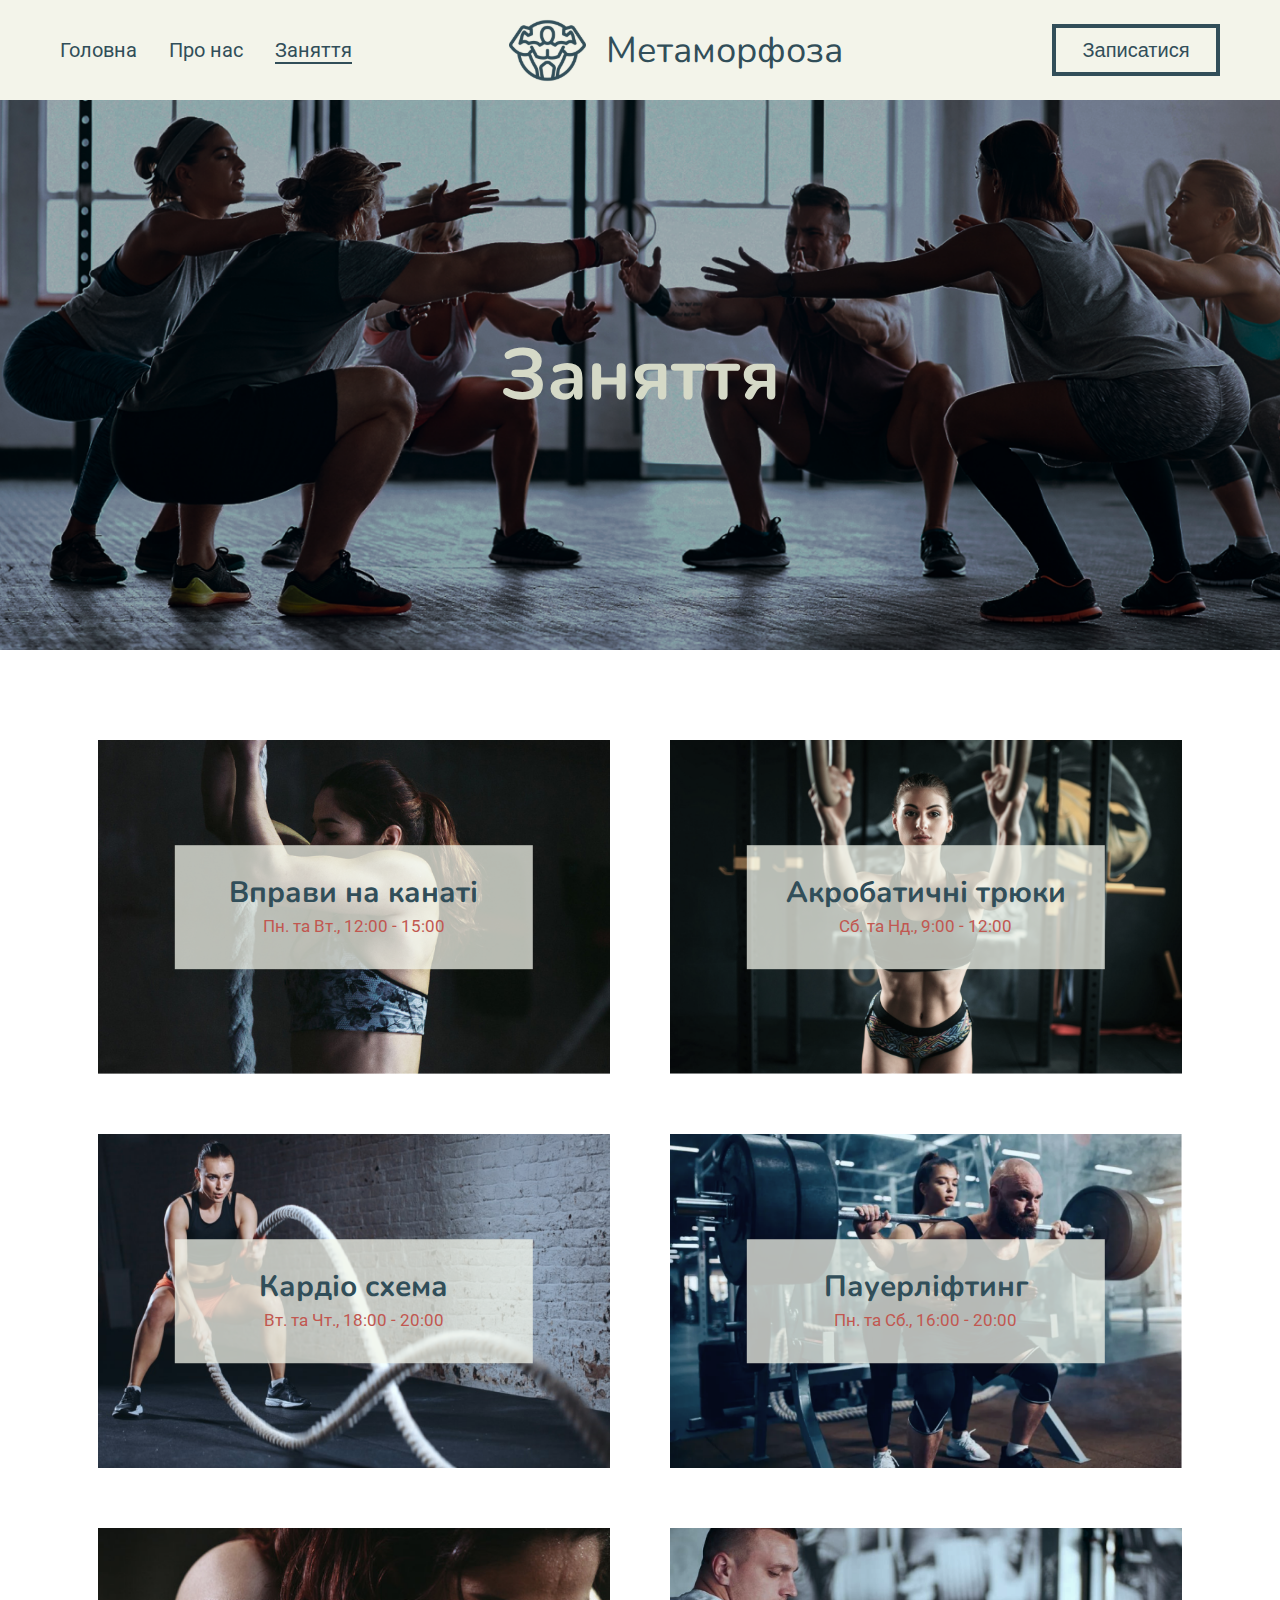
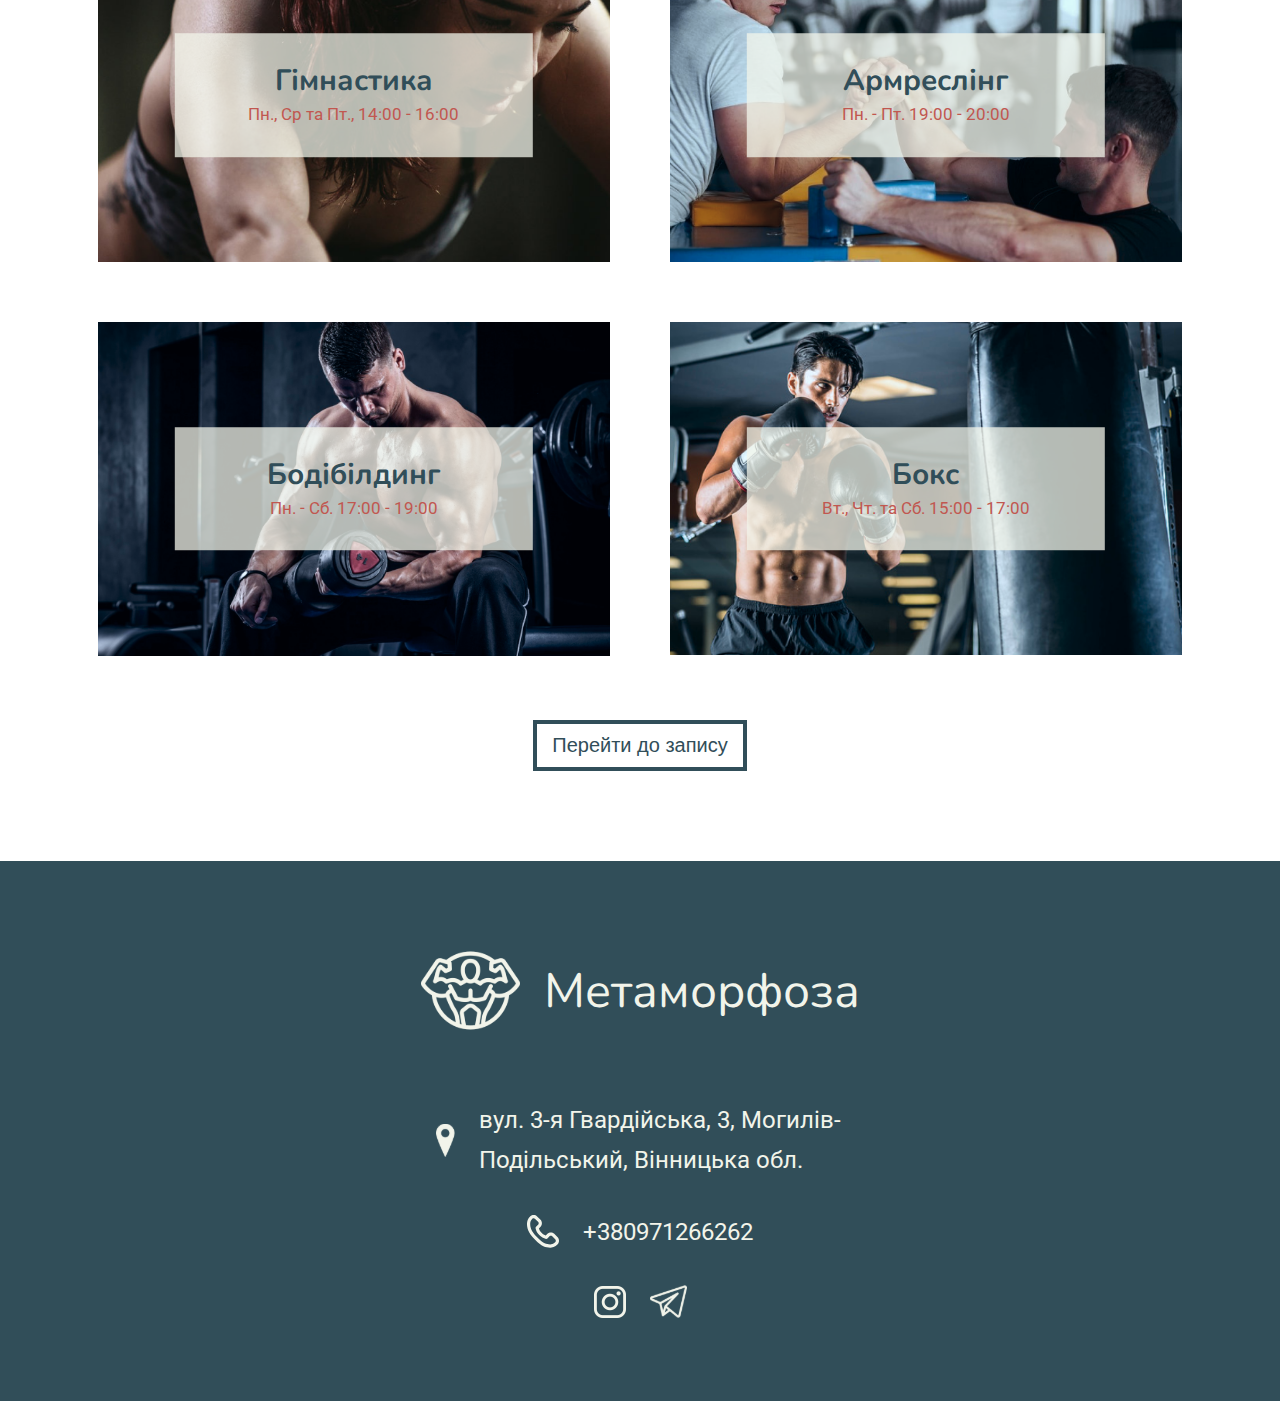
<file: web/container-page.html>
<!DOCTYPE html>
<html lang="en">

<head>
  <meta charset="UTF-8" />
  <meta name="viewport" content="width=device-width, initial-scale=1.0" />
  <title>Метаморфоза</title>
  <link rel="stylesheet" href="css/container.css" />
  <link rel="stylesheet" href="https://cdnjs.cloudflare.com/ajax/libs/OwlCarousel2/2.3.4/assets/owl.carousel.min.css"
    integrity="sha512-tS3S5qG0BlhnQROyJXvNjeEM4UpMXHrQfTGmbQ1gKmelCxlSEBUaxhRBj/EFTzpbP4RVSrpEikbmdJobCvhE3g=="
    crossorigin="anonymous" referrerpolicy="no-referrer" />
  <link rel="stylesheet"
    href="https://cdnjs.cloudflare.com/ajax/libs/OwlCarousel2/2.3.4/assets/owl.theme.default.min.css"
    integrity="sha512-sMXtMNL1zRzolHYKEujM2AqCLUR9F2C4/05cdbxjjLSRvMQIciEPCQZo++nk7go3BtSuK9kfa/s+a4f4i5pLkw=="
    crossorigin="anonymous" referrerpolicy="no-referrer" />
  <link rel="stylesheet" href="css/custom-owl-carousel-config.css" />
</head>

<body>
  <header class="header">
    <nav class="nav">
      <div class="navbar-left">
        <ul>
          <li><a href="./landing-page.html">Головна</a></li>
          <li><a href="./info-page.html">Про нас</a></li>
          <li><a href="#" class="active-item">Заняття</a></li>
        </ul>
      </div>
      <div class="navbar-center">
        <img src="img/metamorphosis-logo.svg" alt="Logo" />
        <h3>Метаморфоза</h3>
      </div>
      <div class="navbar-right">
        <button>Записатися</button>
      </div>
      <div class="navbar-menu">
        <img id="phone" src="./img/phone-nav.svg" alt="phone" />
        <img id="menu" src="./img/menu.svg" alt="menu" />
        <img id="cross" src="./img/cross.svg" alt="cross">
      </div>
      <div id="navbar-expanded-menu">
        <ul>
          <li><a href="./landing-page.html">Головна</a></li>
          <li><a href="./info-page.html">Про нас</a></li>
          <li><a href="#" class="active-item">Заняття</a></li>
          <li><button>Записатися</button></li>
        </ul>
      </div>
    </nav>
    <div class="header-content">
      <div class="header-content-text">
        <h1>Заняття</h1>
      </div>
    </div>
  </header>

  <div class="main">
    <div class="classes">
        <ul>
          <li>
            <img src="./img/rope-exercises.png" />
            <div class="class-description">
              <h3>Вправи на канаті</h3>
              <h4>Пн. та Вт., 12:00 - 15:00</h4>
            </div>
          </li>
          <li>
            <img src="./img/acrobatics.png" />
            <div class="class-description">
              <h3>Акробатичні трюки</h3>
              <h4>Сб. та Нд., 9:00 - 12:00</h4>
            </div>
          </li>
          <li>
            <img src="./img/cardio.png" />
            <div class="class-description">
              <h3>Кардіо схема</h3>
              <h4>Вт. та Чт., 18:00 - 20:00</h4>
            </div>
          </li>
          <li>
            <img src="./img/powerliftings.png" />
            <div class="class-description">
              <h3>Пауерліфтинг</h3>
              <h4>Пн. та Сб., 16:00 - 20:00</h4>
            </div>
          </li>
          <li>
            <img src="./img/gymnastics.png" />
            <div class="class-description">
              <h3>Гімнастика</h3>
              <h4>Пн., Ср та Пт., 14:00 - 16:00</h4>
            </div>
          </li>
          <li>
            <img src="./img/arm.png" />
            <div class="class-description">
              <h3>Армреслінг</h3>
              <h4>Пн. - Пт. 19:00 - 20:00</h4>
            </div>
          </li>
          <li>
            <img src="./img/bodybuilding.png" />
            <div class="class-description">
              <h3>Бодібілдинг</h3>
              <h4>Пн. - Сб. 17:00 - 19:00</h4>
            </div>
          </li>
          <li>
            <img src="./img/boxing.png" />
            <div class="class-description">
              <h3>Бокс</h3>
              <h4>Вт., Чт. та Сб. 15:00 - 17:00</h4>
            </div>
          </li>
        </ul>
        <button>Перейти до запису</button>
      </div>
  </div>

  <footer class="footer">
    <div class="footer-item first">
      <img src="./img/metamorphosis-logo-footer.svg" />
      <p class="title">Метаморфоза</p>
    </div>
    <div class="footer-item">
      <img src="./img/address-logo.svg" />
      <p class="footer-address">вул. 3-я Гвардійська, 3, Могилів-Подільський, Вінницька обл.</p>
    </div>
    <div class="footer-item">
      <img src="./img/phone-logo.svg" />
      <p class="footer-phone">+380971266262</p>
    </div>
    <div class="footer-item">
      <img src="./img/instagram-logo.svg" />
      <img src="./img/telegram-logo.svg" />
    </div>
  </footer>

  <script src="./js/navbar.js"></script>

</body>

</html>
</file>
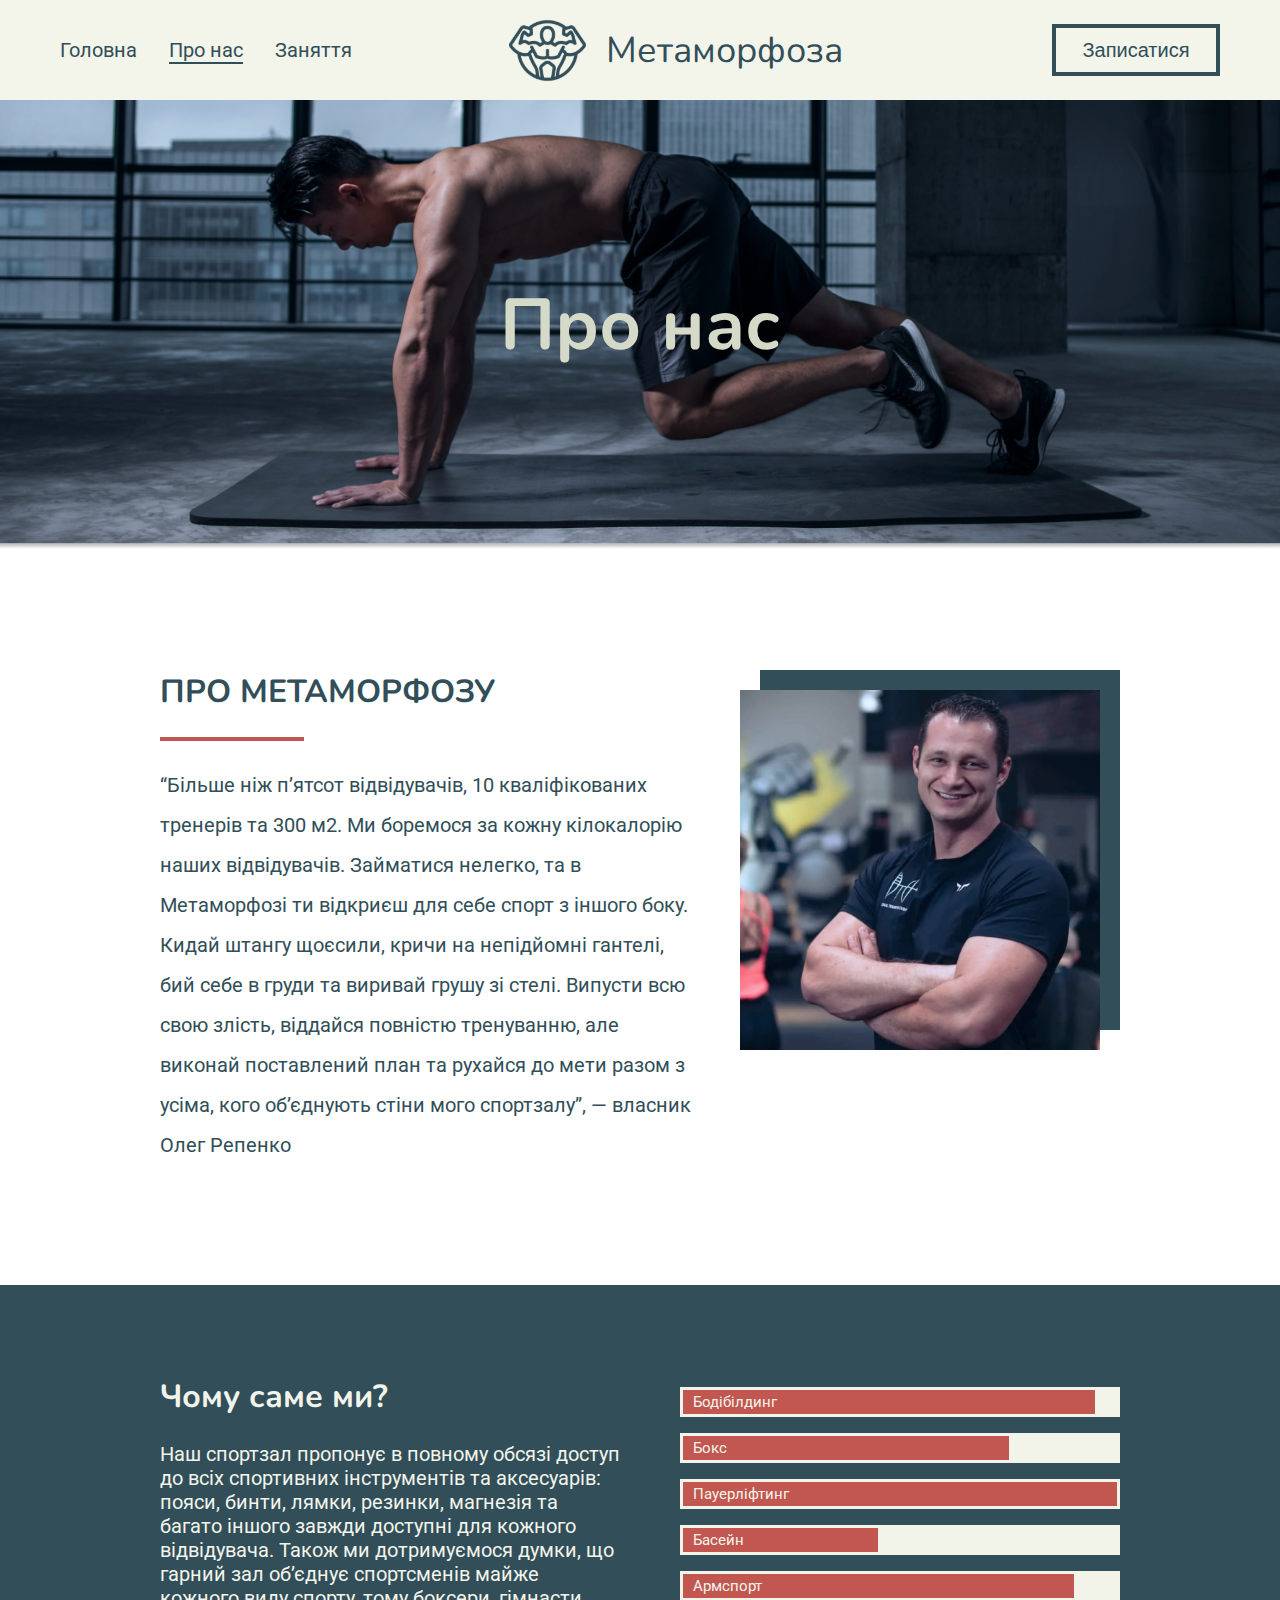
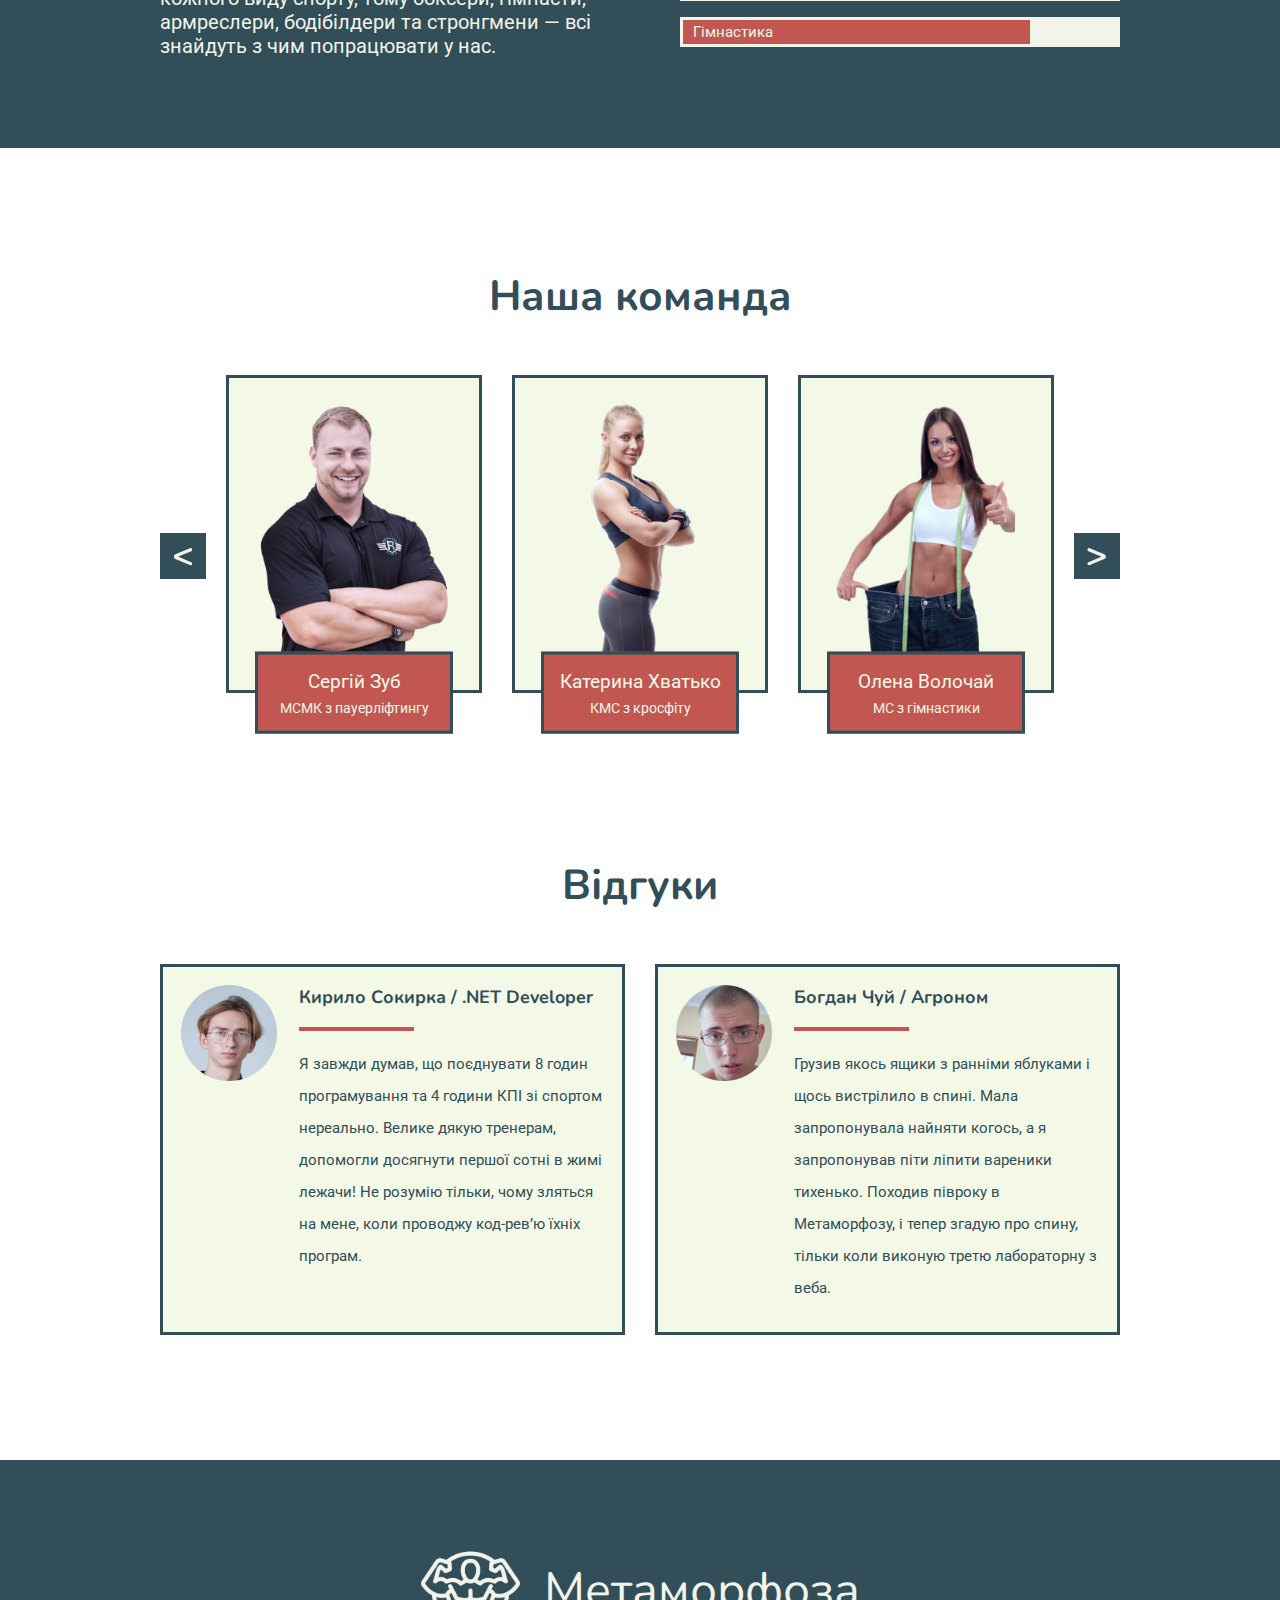
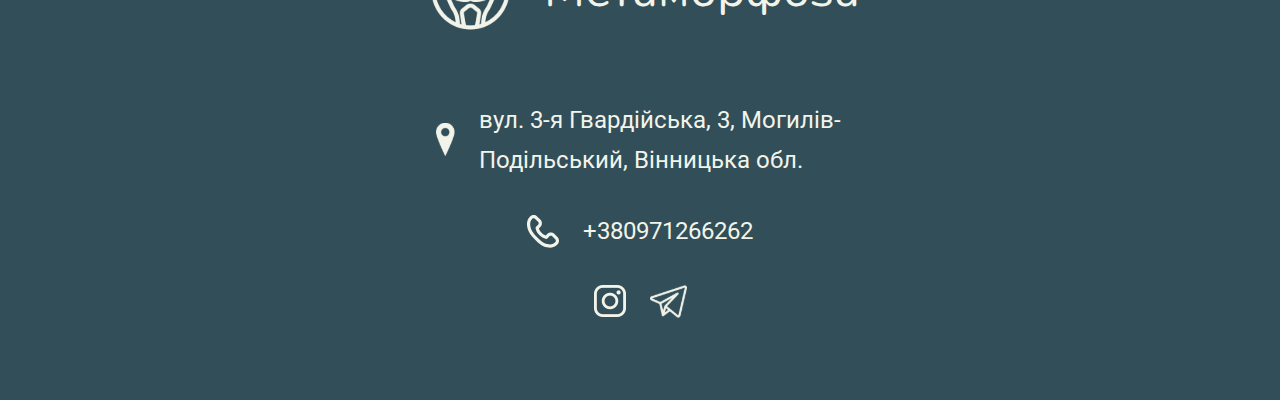
<file: web/info-page.html>
<!DOCTYPE html>
<html lang="en">

<head>
  <meta charset="UTF-8" />
  <meta name="viewport" content="width=device-width, initial-scale=1.0" />
  <title>Метаморфоза</title>
  <link rel="stylesheet" href="css/info.css" />
  <link rel="stylesheet" href="https://cdnjs.cloudflare.com/ajax/libs/OwlCarousel2/2.3.4/assets/owl.carousel.min.css"
    integrity="sha512-tS3S5qG0BlhnQROyJXvNjeEM4UpMXHrQfTGmbQ1gKmelCxlSEBUaxhRBj/EFTzpbP4RVSrpEikbmdJobCvhE3g=="
    crossorigin="anonymous" referrerpolicy="no-referrer" />
  <link rel="stylesheet"
    href="https://cdnjs.cloudflare.com/ajax/libs/OwlCarousel2/2.3.4/assets/owl.theme.default.min.css"
    integrity="sha512-sMXtMNL1zRzolHYKEujM2AqCLUR9F2C4/05cdbxjjLSRvMQIciEPCQZo++nk7go3BtSuK9kfa/s+a4f4i5pLkw=="
    crossorigin="anonymous" referrerpolicy="no-referrer" />
  <link rel="stylesheet" href="css/custom-owl-carousel-config.css" />
</head>

<body>
  <header class="header">
    <nav class="nav">
      <div class="navbar-left">
        <ul>
          <li><a href="./landing-page.html">Головна</a></li>
          <li><a href="#" class="active-item">Про нас</a></li>
          <li><a href="./container-page.html">Заняття</a></li>
        </ul>
      </div>
      <div class="navbar-center">
        <img src="img/metamorphosis-logo.svg" alt="Logo" />
        <h3>Метаморфоза</h3>
      </div>
      <div class="navbar-right">
        <button>Записатися</button>
      </div>
      <div class="navbar-menu">
        <img id="phone" src="./img/phone-nav.svg" alt="phone" />
        <img id="menu" src="./img/menu.svg" alt="menu" />
        <img id="cross" src="./img/cross.svg" alt="cross">
      </div>
      <div id="navbar-expanded-menu">
        <ul>
          <li><a href="./landing-page.html">Головна</a></li>
          <li><a href="#" class="active-item">Про нас</a></li>
          <li><a href="./container-page.html">Заняття</a></li>
          <li><button>Записатися</button></li>
        </ul>
      </div>
    </nav>
    <div class="header-content">
      <div class="header-content-text">
        <h1>Про нас</h1>
      </div>
    </div>
  </header>
  <div class="main">
    <div class="about-metamorphosis">
      <div class="content">
        <h3 class="title">ПРО МЕТАМОРФОЗУ</h3>
        <p class="text">
          “Більше ніж п’ятсот відвідувачів, 10 кваліфікованих тренерів та 300 м2. Ми боремося за кожну кілокалорію наших
          відвідувачів. Займатися нелегко, та в Метаморфозі ти відкриєш для себе спорт з іншого боку. Кидай штангу
          щоєсили, кричи на непідйомні гантелі, бий себе в груди та виривай грушу зі стелі. Випусти всю свою злість,
          віддайся повністю тренуванню, але виконай поставлений план та рухайся до мети разом з усіма, кого об’єднують
          стіни мого спортзалу”, — власник Олег Репенко
        </p>
      </div>
      <div class="repenko">
        <img class="photo" src="./img/repenko.png" />
        <img class="background" src="./img/repenko-background.png" />
      </div>
    </div>

    <div class="why-us">
      <div class="argumentation">
        <div class="content">
          <h3>Чому саме ми?</h3>
          <p>Наш спортзал пропонує в повному обсязі доступ до всіх спортивних інструментів та аксесуарів: пояси, бинти,
            лямки, резинки, магнезія та багато іншого завжди доступні для кожного відвідувача. Також ми дотримуємося
            думки, що гарний зал об’єднує спортсменів майже кожного виду спорту, тому боксери, гімнасти, армреслери,
            бодібілдери та стронгмени — всі знайдуть з чим попрацювати у нас.</p>
        </div>
        <div class="charts">
          <div class="bar">
            <div class="outer-rect">
              <div class="inner-rect fill-95">
                <h5>Бодібілдинг</h5>
              </div>
            </div>
          </div>
          <div class="bar">
            <div class="outer-rect">
              <div class="inner-rect fill-75">
                <h5>Бокс</h5>
              </div>
            </div>
          </div>
          <div class="bar">
            <div class="outer-rect">
              <div class="inner-rect fill-100">
                <h5>Пауерліфтинг</h5>
              </div>
            </div>
          </div>
          <div class="bar">
            <div class="outer-rect">
              <div class="inner-rect fill-45">
                <h5>Басейн</h5>
              </div>
            </div>
          </div>
          <div class="bar">
            <div class="outer-rect">
              <div class="inner-rect fill-90">
                <h5>Армспорт</h5>
              </div>
            </div>
          </div>
          <div class="bar">
            <div class="outer-rect">
              <div class="inner-rect fill-80">
                <h5>Гімнастика</h5>
              </div>
            </div>
          </div>
        </div>
      </div>
    </div>
    <h2>Наша команда</h2>
    <div class="coaches">
      <ul id="coaches-carousel" class="owl-carousel">
        <li class="coach">
          <img src="./img/sergiy-zub.png"/>
          <div class="description">
            <h4>Сергій Зуб</h4>
            <h5>МСМК з пауерліфтингу</h5>
          </div>
        </li>
        <li class="coach">
          <img src="./img/katerina-hvatko.png"/>
          <div class="description">
            <h4>Катерина Хватько</h4>
            <h5>КМС з кросфіту</h5>
          </div>
        </li>
        <li class="coach">
          <img src="./img/olena-volochay.png" />
          <div class="description">
            <h4>Олена Волочай</h4>
            <h5>МС з гімнастики</h5>
          </div>
        </li>
        <li class="coach">
          <img src="./img/viktor-repenko.png" />
          <div class="description">
            <h4>Віктор Репенко</h4>
            <h5>МСМК з легкої атлетики</h5>
          </div>
        </li>
      </ul>
      <div class="custom-nav-container"></div>
    </div>
    <h2>Відгуки</h2>
    <div class="reviews">
      <ul id="reviews-carousel" class="owl-carousel">
        <li class="review">
          <img class="avatar" src="./img/sokirka-review.png"/>
          <div class="details">
            <h4>Кирило Сокирка / .NET Developer</h4>
            <p>Я завжди думав, що поєднувати 8 годин програмування та 4 години КПІ зі спортом нереально. Велике дякую тренерам, допомогли досягнути першої сотні в жимі лежачи! Не розумію тільки, чому зляться на мене, коли проводжу код-рев’ю їхніх програм.</p>
          </div>
        </li>
        <li class="review">
          <img class="avatar" src="./img/chuy-review.png"/>
          <div class="details">
            <h4>Богдан Чуй / Агроном</h4>
            <p>Грузив якось ящики з ранніми яблуками і щось вистрілило в спині. Мала запропонувала найняти когось, а я запропонував піти ліпити вареники тихенько. Походив півроку в Метаморфозу, і тепер згадую про спину, тільки коли виконую третю лабораторну з веба.</p>
          </div>
        </li>
      </ul>
      <div class="custom-dots-container"></div>
    </div>
  </div>


  </div>
  <footer class="footer">
    <div class="footer-item first">
      <img src="./img/metamorphosis-logo-footer.svg" />
      <p class="title">Метаморфоза</p>
    </div>
    <div class="footer-item">
      <img src="./img/address-logo.svg" />
      <p class="footer-address">вул. 3-я Гвардійська, 3, Могилів-Подільський, Вінницька обл.</p>
    </div>
    <div class="footer-item">
      <img src="./img/phone-logo.svg" />
      <p class="footer-phone">+380971266262</p>
    </div>
    <div class="footer-item">
      <img src="./img/instagram-logo.svg" />
      <img src="./img/telegram-logo.svg" />
    </div>
  </footer>

  <script src="https://cdnjs.cloudflare.com/ajax/libs/jquery/3.6.0/jquery.min.js"
    integrity="sha512-894YE6QWD5I59HgZOGReFYm4dnWc1Qt5NtvYSaNcOP+u1T9qYdvdihz0PPSiiqn/+/3e7Jo4EaG7TubfWGUrMQ=="
    crossorigin="anonymous" referrerpolicy="no-referrer"></script>
  <script src="https://cdnjs.cloudflare.com/ajax/libs/OwlCarousel2/2.3.4/owl.carousel.min.js"
    integrity="sha512-bPs7Ae6pVvhOSiIcyUClR7/q2OAsRiovw4vAkX+zJbw3ShAeeqezq50RIIcIURq7Oa20rW2n2q+fyXBNcU9lrw=="
    crossorigin="anonymous" referrerpolicy="no-referrer"></script>
  <script src="./js/navbar.js"></script>
  <script src="./js/coaches-carousel.js"></script>
  <script src="./js/reviews-carousel.js"></script>

</body>

</html>
</file>
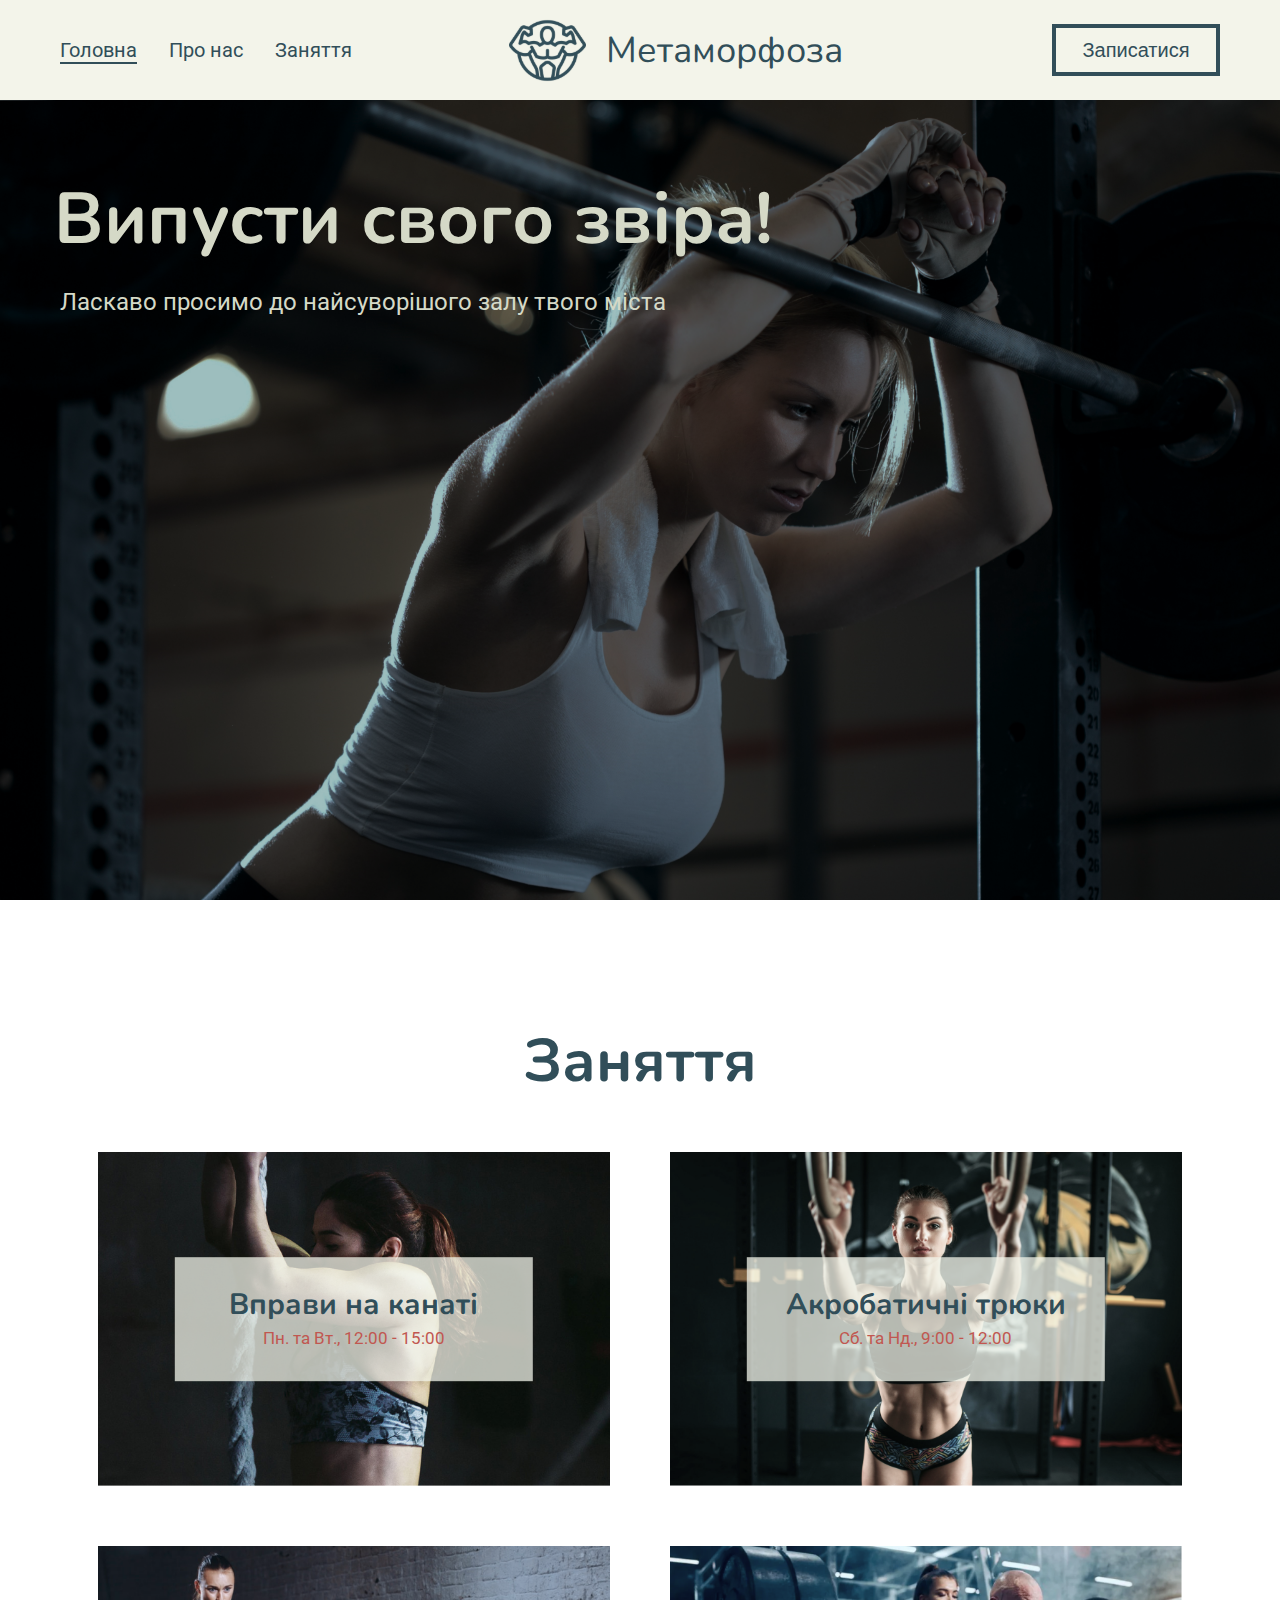
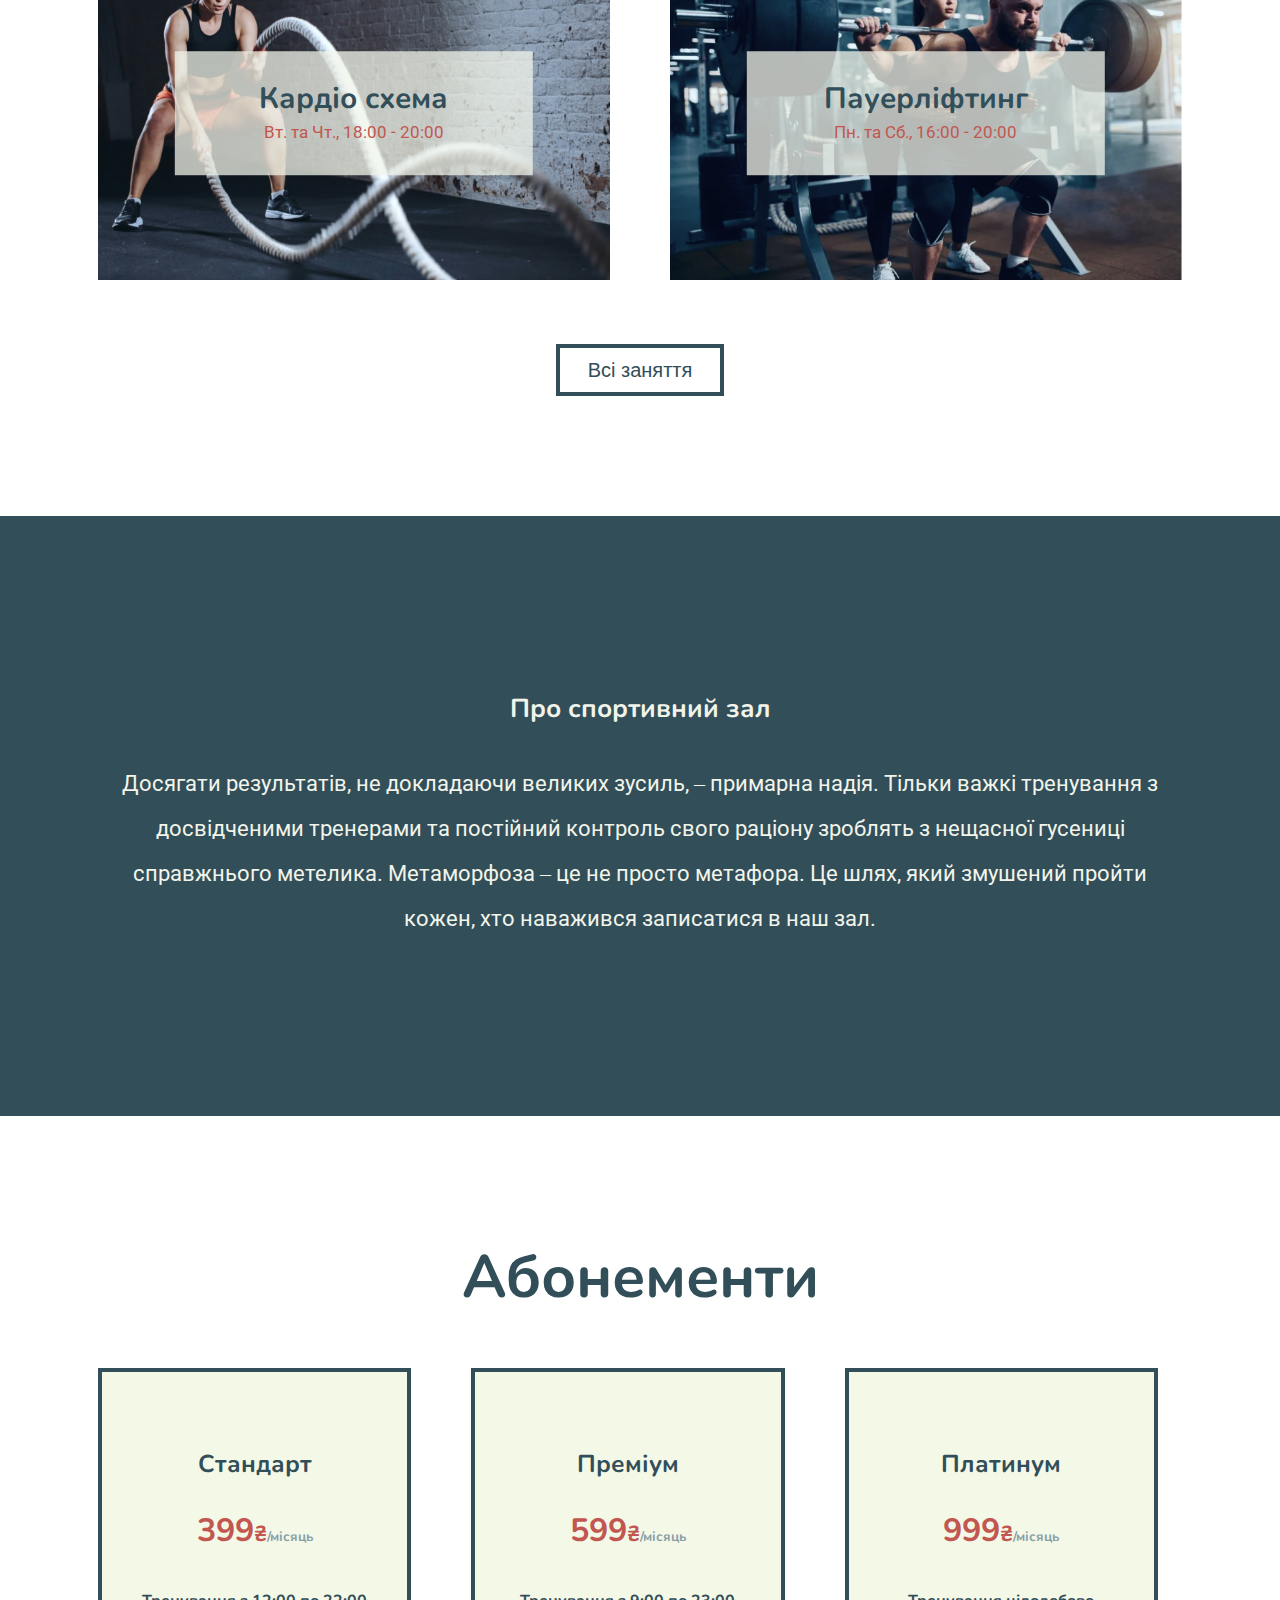
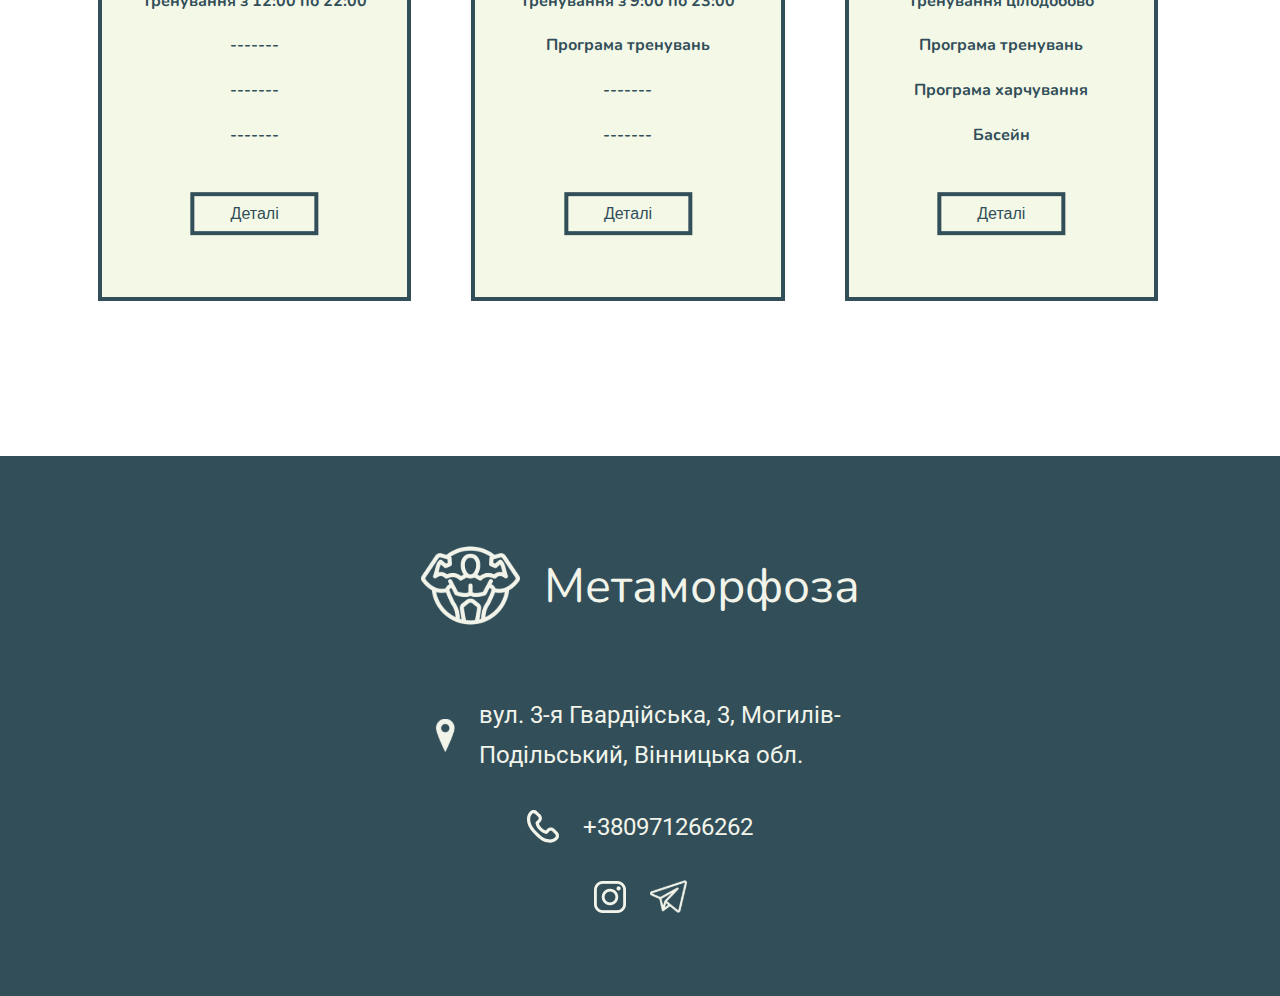
<file: web/landing-page.html>
<!DOCTYPE html>
<html lang="en">

<head>
  <meta charset="UTF-8" />
  <meta name="viewport" content="width=device-width, initial-scale=1.0" />
  <title>Метаморфоза</title>
  <link rel="stylesheet" href="css/landing.css" />
  <link rel="stylesheet" href="https://cdnjs.cloudflare.com/ajax/libs/OwlCarousel2/2.3.4/assets/owl.carousel.min.css" integrity="sha512-tS3S5qG0BlhnQROyJXvNjeEM4UpMXHrQfTGmbQ1gKmelCxlSEBUaxhRBj/EFTzpbP4RVSrpEikbmdJobCvhE3g==" crossorigin="anonymous" referrerpolicy="no-referrer" />
  <link rel="stylesheet" href="https://cdnjs.cloudflare.com/ajax/libs/OwlCarousel2/2.3.4/assets/owl.theme.default.min.css" integrity="sha512-sMXtMNL1zRzolHYKEujM2AqCLUR9F2C4/05cdbxjjLSRvMQIciEPCQZo++nk7go3BtSuK9kfa/s+a4f4i5pLkw==" crossorigin="anonymous" referrerpolicy="no-referrer" />
  <link rel="stylesheet" href="css/custom-owl-carousel-config.css"/>
</head>
<body>
  <header class="header">
    <nav class="nav">
      <div class="navbar-left">
        <ul>
          <li><a href="#" class="active-item">Головна</a></li>
          <li><a href="./info-page.html">Про нас</a></li>
          <li><a href="./container-page.html">Заняття</a></li>
        </ul>
      </div>
      <div class="navbar-center">
        <img src="img/metamorphosis-logo.svg" alt="Logo" />
        <h3>Метаморфоза</h3>
      </div>
      <div class="navbar-right">
        <button>Записатися</button>
      </div>
      <div class="navbar-menu">
        <img id="phone" src="./img/phone-nav.svg" alt="phone"/>
        <img id="menu" src="./img/menu.svg" alt="menu" />
        <img id="cross" src="./img/cross.svg" alt="cross">
      </div>
      <div id="navbar-expanded-menu">
        <ul>
          <li><a href="#" class="active-item">Головна</a></li>
          <li><a href="./info-page.html">Про нас</a></li>
          <li><a href="./container-page.html">Заняття</a></li>
          <li><button>Записатися</button></li>
        </ul>
      </div>
    </nav>
    <div class="header-content">
      <div class="header-content-text">
        <h1>Випусти свого звіра!</h1>
        <h3>Ласкаво просимо до найсуворішого залу твого міста</h3>  
      </div>
    </div>
  </header>
  <div class="main">
    <h2>Заняття</h2>
    <div class="classes">
      <ul>
        <li>
          <img src="./img/rope-exercises.png" />
          <div class="class-description">
            <h3>Вправи на канаті</h3>
            <h4>Пн. та Вт., 12:00 - 15:00</h4>
          </div>
        </li>
        <li>
          <img src="./img/acrobatics.png" />
          <div class="class-description">
            <h3>Акробатичні трюки</h3>
            <h4>Сб. та Нд., 9:00 - 12:00</h4>
          </div>
        </li>
        <li>
          <img src="./img/cardio.png" />
          <div class="class-description">
            <h3>Кардіо схема</h3>
            <h4>Вт. та Чт., 18:00 - 20:00</h4>
          </div>
        </li>
        <li>
          <img src="./img/powerliftings.png" />
          <div class="class-description">
            <h3>Пауерліфтинг</h3>
            <h4>Пн. та Сб., 16:00 - 20:00</h4>
          </div>
        </li>
      </ul>
      <button>Всі заняття</button>
    </div>

    <div class="about-gym">
      <div class="centered">
        <h3>Про спортивний зал</h3>
        <p>Досягати результатів, не докладаючи великих зусиль, ‒ примарна надія. Тільки важкі тренування з досвідченими
          тренерами та постійний контроль свого раціону зроблять з нещасної гусениці справжнього метелика. Метаморфоза ‒
          це не просто метафора. Це шлях, який змушений пройти кожен, хто наважився записатися в наш зал.</p>
      </div>
    </div>
    <h2>Абонементи</h2>
    <div class="abonements">
      <ul id="abonements-carousel" class="owl-carousel">
        <li class="abonement">
          <div class="content">
            <h3>Стандарт</h3>
            <p class='price'>
              <span class="amount">399</span><span class="dollar"></span><span class="month">/місяць</span>
            </p>
            <ul class="benefits">
              <li class="benefit">Тренування з 12:00 по 22:00</li>
              <li class="benefit">-------</li>
              <li class="benefit">-------</li>
              <li class="benefit">-------</li>
            </ul>
            <button>Деталі</button>
          </div>
        </li>
        <li class="abonement">
          <div class="content">
            <h3>Преміум</h3>
            <p class='price'>
              <span class="amount">599</span><span class="dollar"></span><span class="month">/місяць</span>
            </p>
            <ul class="benefits">
              <li class="benefit">Тренування з 9:00 по 23:00</li>
              <li class="benefit">Програма тренувань</li>
              <li class="benefit">-------</li>
              <li class="benefit">-------</li>
            </ul>
            <button>Деталі</button>
          </div>
        </li>
        <li class="abonement">
          <div class="content">
            <h3>Платинум</h3>
            <p class='price'>
              <span class="amount">999</span><span class="dollar"></span><span class="month">/місяць</span>
            </p>
            <ul class="benefits">
              <li class="benefit">Тренування цілодобово</li>
              <li class="benefit">Програма тренувань</li>
              <li class="benefit">Програма харчування</li>
              <li class="benefit">Басейн</li>
            </ul>
            <button>Деталі</button>
          </div>
        </li>
      </ul>
      <div class="custom-dots-container"></div>
    </div>
  </div>
  <footer class="footer">
    <div class="footer-item first">
      <img src="./img/metamorphosis-logo-footer.svg" />
      <p class="title">Метаморфоза</p>
    </div>
    <div class="footer-item">
      <img src="./img/address-logo.svg" />
      <p class="footer-address">вул. 3-я Гвардійська, 3, Могилів-Подільський, Вінницька обл.</p>
    </div>
    <div class="footer-item">
      <img src="./img/phone-logo.svg" />
      <p class="footer-phone">+380971266262</p>
    </div>
    <div class="footer-item">
      <img src="./img/instagram-logo.svg" />
      <img src="./img/telegram-logo.svg" />
    </div>
  </footer>
  
  <script src="https://cdnjs.cloudflare.com/ajax/libs/jquery/3.6.0/jquery.min.js" integrity="sha512-894YE6QWD5I59HgZOGReFYm4dnWc1Qt5NtvYSaNcOP+u1T9qYdvdihz0PPSiiqn/+/3e7Jo4EaG7TubfWGUrMQ==" crossorigin="anonymous" referrerpolicy="no-referrer"></script>
  <script src="https://cdnjs.cloudflare.com/ajax/libs/OwlCarousel2/2.3.4/owl.carousel.min.js" integrity="sha512-bPs7Ae6pVvhOSiIcyUClR7/q2OAsRiovw4vAkX+zJbw3ShAeeqezq50RIIcIURq7Oa20rW2n2q+fyXBNcU9lrw==" crossorigin="anonymous" referrerpolicy="no-referrer"></script>
  <script src="./js/navbar.js"></script>
  <script src="./js/abonements-carousel.js"></script>
</body>

</html>
</file>
<file: web/css/container.css>
@import url("https://fonts.googleapis.com/css2?family=Nunito:wght@400;700&display=swap");
@import url("https://fonts.googleapis.com/css2?family=Roboto&display=swap");
.nav {
  color: #314e59;
  background: #f3f4ea;
  display: flex;
  overflow: hidden;
  height: 120px;
  justify-content: space-between;
  align-items: center;
  padding-left: 60px;
  padding-right: 60px;
}

#navbar-expanded-menu {
  display: none;
  position: fixed;
  left: 0;
  right: 0;
  top: 90px;
  height: 260px;
  width: 100%;
  background-color: #f3f4ea;
}
#navbar-expanded-menu ul {
  height: inherit;
  display: flex;
  flex-direction: column;
  align-items: center;
  justify-content: center;
  gap: 20px;
  font-size: 18px;
}
#navbar-expanded-menu ul li {
  overflow: hidden;
}
#navbar-expanded-menu ul li a {
  color: #314e59;
  font-weight: 400;
  font-family: "Roboto", sans-serif;
}
#navbar-expanded-menu ul li a.active-item {
  border-bottom: 4px solid #314e59;
}

.navbar-left {
  flex-grow: 1;
}
.navbar-left ul {
  display: flex;
  font-size: 24px;
}
.navbar-left ul li {
  overflow: hidden;
}
.navbar-left ul li a {
  color: #314e59;
  font-weight: 400;
  margin-right: 32px;
  font-family: "Roboto", sans-serif;
}
.navbar-left ul li a.active-item {
  border-bottom: 2px solid #314e59;
}
.navbar-center {
  flex-grow: 1;
  display: flex;
  justify-content: center;
  align-items: center;
}
.navbar-center h3 {
  font-size: 48px;
  font-weight: 400;
  padding-left: 20px;
}
.navbar-right {
  justify-content: right;
  align-items: center;
  flex-grow: 2;
  display: flex;
}
.navbar-menu {
  display: none;
}
.navbar-menu #cross {
  display: none;
}

@media (max-width: 1400px) {
  .navbar-left ul {
    font-size: 20px;
  }
  .navbar-center h3 {
    font-size: 36px;
  }
  .navbar-center img {
    width: 77px;
    height: auto;
  }

  .nav {
    height: 100px;
    padding-left: 60px;
    padding-right: 60px;
  }
}
@media (max-width: 1200px) {
  .navbar-left ul {
    font-size: 18px;
  }
  .navbar-left ul li a {
    margin-right: 24px;
  }
  .navbar-center h3 {
    font-size: 32px;
  }
  .navbar-center img {
    width: 66px;
    height: auto;
  }

  .nav {
    height: 90px;
  }
}
@media (max-width: 992px) {
  .navbar-left {
    display: none;
  }
  .navbar-center {
    justify-content: flex-start;
  }
  .navbar-center h3 {
    font-size: 32px;
  }
  .navbar-center img {
    width: 70px;
    height: auto;
  }
  .navbar-right {
    display: none;
  }
  .navbar-menu {
    display: flex;
    align-items: center;
    justify-content: flex-end;
    gap: 30px;
  }

  .nav {
    overflow: hidden;
    position: fixed;
    z-index: 10;
    width: calc(100% - 120px);
    top: 0px;
  }
}
@media (max-width: 768px) {
  .nav {
    width: calc(100% - 80px);
    padding-left: 40px;
    padding-right: 40px;
  }
}
@media (max-width: 576px) {
  .navbar-center h3 {
    display: none;
  }
  .navbar-center img {
    width: 64px;
    height: auto;
  }
  .navbar-menu {
    gap: 20px;
  }

  .nav {
    width: calc(100% - 48px);
    padding-left: 24px;
    padding-right: 24px;
    height: 84px;
  }

  #navbar-expanded-menu {
    top: 84px;
    height: calc(100vh - 84px);
  }
}
.header-content {
  background-image: url("../img/container-header.png");
  background-repeat: no-repeat;
  background-position: center;
  background-size: cover;
  background-position-y: 0px;
  width: 100%;
  height: 610px;
}
.header-content-text {
  height: inherit;
  display: flex;
  justify-content: center;
  align-items: center;
}
.header-content-text h1 {
  font: bold 96px "Nunito";
  color: #D5D9C7;
}

@media (max-width: 1400px) {
  .header-content {
    height: 550px;
    background-position-x: -310px;
  }
  .header-content-text h1 {
    font-size: 72px;
  }
}
@media (max-width: 1200px) {
  .header-content {
    height: 500px;
    background-position-x: -310px;
  }
  .header-content-text h1 {
    font-size: 60px;
  }
}
@media (max-width: 992px) {
  .header-content {
    height: 450px;
    background-position-x: -350px;
    margin-top: 90px;
  }
  .header-content-text h1 {
    font-size: 60px;
  }
}
@media (max-width: 768px) {
  .header-content {
    height: 400px;
    background-position-x: -410px;
  }
  .header-content-text h1 {
    font-size: 46px;
  }
}
@media (max-width: 576px) {
  .header-content {
    height: 380px;
    background-position-x: -550px;
    margin-top: 84px;
  }
  .header-content-text h1 {
    font-size: 36px;
  }
}
.footer {
  display: flex;
  flex-direction: column;
  justify-content: center;
  align-items: center;
  width: 100%;
  height: 540px;
  background-color: #314e59;
  gap: 35px;
}
.footer-item {
  display: flex;
  gap: 24px;
  justify-content: center;
  align-items: center;
  color: #F2F4EA;
  font: normal 24px "Roboto";
}
.footer-item .title {
  font: normal 48px "Nunito";
}
.footer-item.first {
  margin-bottom: 25px;
}
.footer-address {
  max-width: 365px;
  line-height: 40px;
}

@media (max-width: 576px) {
  .footer {
    flex-direction: row;
    flex-wrap: wrap;
    justify-content: center;
    align-items: center;
    align-content: center;
    width: 100%;
    height: 150px;
    border-top-left-radius: 115px;
    border-top-right-radius: 115px;
    gap: 14px 32px;
  }
  .footer-item {
    gap: 14px 32px;
    justify-content: center;
    align-items: center;
    color: #F2F4EA;
    font: normal 24px "Roboto";
  }
  .footer-item .title {
    font-size: 20px;
  }
  .footer-item.first {
    flex-basis: 100%;
    margin-bottom: 0px;
    gap: 12px;
  }
  .footer-item.first img {
    width: 48px;
    height: auto;
    order: 1;
  }
  .footer-address {
    display: none;
  }
  .footer-phone {
    display: none;
  }
  .footer :nth-child(2) {
    order: 1;
  }
  .footer :nth-child(3) {
    order: 2;
  }
  .footer :nth-child(4) {
    order: 3;
  }
  .footer :nth-child(1) {
    order: 4;
  }
  .footer :last-child :first-child {
    order: 1;
  }
}
* {
  margin: 0;
  padding: 0;
  list-style: none;
  text-decoration: none;
}

html {
  font-family: "Nunito", sans-serif;
}

button {
  background-color: transparent;
  border: 4px solid #314e59;
  width: 193px;
  height: 64px;
  font-size: 24px;
  color: #314e59;
  font-weight: 400;
}

.main .classes {
  margin-top: 120px;
  margin-bottom: 120px;
  text-align: center;
}
.main .classes ul {
  display: flex;
  flex-wrap: wrap;
  justify-content: center;
  padding-left: 196px;
  padding-right: 196px;
  gap: 60px;
}
.main .classes ul li {
  flex: 40%;
  line-height: 0;
  position: relative;
  overflow: hidden;
}
.main .classes ul li img {
  width: 100%;
  height: auto;
}
.main .classes ul li .class-description {
  position: absolute;
  height: 37%;
  width: 70%;
  top: 50%;
  left: 50%;
  transform: translate(-50%, -50%);
  background: rgba(242, 244, 234, 0.75);
  display: flex;
  flex-direction: column;
  flex-wrap: wrap;
  justify-content: center;
  gap: 8%;
}
.main .classes ul li .class-description h3 {
  overflow: hidden;
  line-height: 100%;
  font-size: 2.3vw;
  color: #314e59;
}
.main .classes ul li .class-description h4 {
  line-height: 100%;
  font: normal 1.3vw "Roboto";
  color: #C15750;
}
.main .classes button {
  width: auto;
  padding: 10px 15px;
  margin-top: 68px;
  height: auto;
}

@media (max-width: 1400px) {
  button {
    width: 168px;
    height: 52px;
    font-size: 20px;
  }

  .main .classes {
    margin-top: 90px;
    margin-bottom: 90px;
  }
  .main .classes ul {
    padding-left: 98px;
    padding-right: 98px;
  }
  .main .classes button {
    margin-top: 64px;
  }
}
@media (max-width: 1200px) {
  button {
    width: 140px;
    height: 40px;
    font-size: 18px;
    border-width: 3px;
  }

  .main .classes ul {
    padding-left: 60px;
    padding-right: 60px;
    gap: 36px;
  }
  .main .classes ul li .class-description h3 {
    font-size: 28px;
  }
  .main .classes ul li .class-description h4 {
    font-size: 16px;
  }
  .main .classes button {
    margin-top: 60px;
  }
}
@media (max-width: 992px) {
  button {
    width: 140px;
    height: 40px;
    font-size: 18px;
    border-width: 3px;
  }

  .main .classes {
    margin-top: 60px;
  }
  .main .classes ul {
    padding-left: 20vw;
    padding-right: 20vw;
    flex-direction: column;
  }
  .main .classes button {
    margin-top: 48px;
  }
}
@media (max-width: 768px) {
  .main .classes {
    margin-bottom: 60px;
  }
  .main .classes ul {
    padding-left: 10vw;
    padding-right: 10vw;
  }
  .main .classes button {
    margin-top: 42px;
  }
}
@media (max-width: 576px) {
  .main .classes {
    margin-top: 40px;
    margin-bottom: 60px;
  }
  .main .classes ul {
    padding-left: 0px;
    padding-right: 0px;
    gap: 15px;
  }
  .main .classes ul li .class-description h3 {
    font-size: 22px;
  }
  .main .classes ul li .class-description h4 {
    font-size: 16px;
  }
  .main .classes button {
    margin-top: 36px;
  }
}

/*# sourceMappingURL=container.css.map */
</file>
<file: web/css/custom-owl-carousel-config.css>
.abonements .custom-dots-container, .reviews .custom-dots-container {
  margin-top: 35px;
  display: flex;
  justify-content: center;
  align-items: center;
  gap: 15px;
}
.abonements .custom-dots-container .owl-dot, .reviews .custom-dots-container .owl-dot {
  height: 15px;
  width: 15px;
  background-color: #91A1A1;
  border-width: 0px;
}
.abonements .custom-dots-container .owl-dot.active, .reviews .custom-dots-container .owl-dot.active {
  background-color: #314E59;
}

.coaches {
  position: relative;
}
.coaches .custom-nav-container {
  position: absolute;
  top: 50%;
  width: calc(100% + 132px);
  left: -66px;
  transform: translate(0%, -50%);
  z-index: 2;
  display: flex;
  justify-content: space-between;
}
.coaches .custom-nav-container button {
  color: #F2F4EA;
  border: 0px;
  width: 46px;
  height: 46px;
  background-color: #314E59;
  font: bold 36px "Nunito";
  line-height: 0px;
}

/*# sourceMappingURL=custom-owl-carousel-config.css.map */
</file>
<file: web/css/info.css>
@import url("https://fonts.googleapis.com/css2?family=Nunito:wght@400;700&display=swap");
@import url("https://fonts.googleapis.com/css2?family=Roboto&display=swap");
.nav {
  color: #314e59;
  background: #f3f4ea;
  display: flex;
  overflow: hidden;
  height: 120px;
  justify-content: space-between;
  align-items: center;
  padding-left: 60px;
  padding-right: 60px;
}

#navbar-expanded-menu {
  display: none;
  position: fixed;
  left: 0;
  right: 0;
  top: 90px;
  height: 260px;
  width: 100%;
  background-color: #f3f4ea;
}
#navbar-expanded-menu ul {
  height: inherit;
  display: flex;
  flex-direction: column;
  align-items: center;
  justify-content: center;
  gap: 20px;
  font-size: 18px;
}
#navbar-expanded-menu ul li {
  overflow: hidden;
}
#navbar-expanded-menu ul li a {
  color: #314e59;
  font-weight: 400;
  font-family: "Roboto", sans-serif;
}
#navbar-expanded-menu ul li a.active-item {
  border-bottom: 4px solid #314e59;
}

.navbar-left {
  flex-grow: 1;
}
.navbar-left ul {
  display: flex;
  font-size: 24px;
}
.navbar-left ul li {
  overflow: hidden;
}
.navbar-left ul li a {
  color: #314e59;
  font-weight: 400;
  margin-right: 32px;
  font-family: "Roboto", sans-serif;
}
.navbar-left ul li a.active-item {
  border-bottom: 2px solid #314e59;
}
.navbar-center {
  flex-grow: 1;
  display: flex;
  justify-content: center;
  align-items: center;
}
.navbar-center h3 {
  font-size: 48px;
  font-weight: 400;
  padding-left: 20px;
}
.navbar-right {
  justify-content: right;
  align-items: center;
  flex-grow: 2;
  display: flex;
}
.navbar-menu {
  display: none;
}
.navbar-menu #cross {
  display: none;
}

@media (max-width: 1400px) {
  .navbar-left ul {
    font-size: 20px;
  }
  .navbar-center h3 {
    font-size: 36px;
  }
  .navbar-center img {
    width: 77px;
    height: auto;
  }

  .nav {
    height: 100px;
    padding-left: 60px;
    padding-right: 60px;
  }
}
@media (max-width: 1200px) {
  .navbar-left ul {
    font-size: 18px;
  }
  .navbar-left ul li a {
    margin-right: 24px;
  }
  .navbar-center h3 {
    font-size: 32px;
  }
  .navbar-center img {
    width: 66px;
    height: auto;
  }

  .nav {
    height: 90px;
  }
}
@media (max-width: 992px) {
  .navbar-left {
    display: none;
  }
  .navbar-center {
    justify-content: flex-start;
  }
  .navbar-center h3 {
    font-size: 32px;
  }
  .navbar-center img {
    width: 70px;
    height: auto;
  }
  .navbar-right {
    display: none;
  }
  .navbar-menu {
    display: flex;
    align-items: center;
    justify-content: flex-end;
    gap: 30px;
  }

  .nav {
    overflow: hidden;
    position: fixed;
    z-index: 10;
    width: calc(100% - 120px);
    top: 0px;
  }
}
@media (max-width: 768px) {
  .nav {
    width: calc(100% - 80px);
    padding-left: 40px;
    padding-right: 40px;
  }
}
@media (max-width: 576px) {
  .navbar-center h3 {
    display: none;
  }
  .navbar-center img {
    width: 64px;
    height: auto;
  }
  .navbar-menu {
    gap: 20px;
  }

  .nav {
    width: calc(100% - 48px);
    padding-left: 24px;
    padding-right: 24px;
    height: 84px;
  }

  #navbar-expanded-menu {
    top: 84px;
    height: calc(100vh - 84px);
  }
}
.header-content {
  background-image: url("../img/info-header.png");
  background-repeat: no-repeat;
  background-position: center;
  background-size: cover;
  background-position-y: 0px;
  width: 100%;
  height: 530px;
}
.header-content-text {
  height: inherit;
  display: flex;
  justify-content: center;
  align-items: center;
}
.header-content-text h1 {
  font: bold 96px "Nunito";
  color: #D5D9C7;
}

@media (max-width: 1400px) {
  .header-content {
    height: 450px;
  }
  .header-content-text h1 {
    font-size: 72px;
  }
}
@media (max-width: 1200px) {
  .header-content {
    height: 400px;
  }
  .header-content-text h1 {
    font-size: 60px;
  }
}
@media (max-width: 992px) {
  .header-content {
    margin-top: 90px;
  }
  .header-content-text h1 {
    font-size: 60px;
  }
}
@media (max-width: 768px) {
  .header-content {
    height: 300px;
  }
  .header-content-text h1 {
    font-size: 46px;
  }
}
@media (max-width: 576px) {
  .header-content {
    margin-top: 84px;
    height: 220px;
  }
  .header-content-text h1 {
    font-size: 36px;
  }
}
.footer {
  display: flex;
  flex-direction: column;
  justify-content: center;
  align-items: center;
  width: 100%;
  height: 540px;
  background-color: #314e59;
  gap: 35px;
}
.footer-item {
  display: flex;
  gap: 24px;
  justify-content: center;
  align-items: center;
  color: #F2F4EA;
  font: normal 24px "Roboto";
}
.footer-item .title {
  font: normal 48px "Nunito";
}
.footer-item.first {
  margin-bottom: 25px;
}
.footer-address {
  max-width: 365px;
  line-height: 40px;
}

@media (max-width: 576px) {
  .footer {
    flex-direction: row;
    flex-wrap: wrap;
    justify-content: center;
    align-items: center;
    align-content: center;
    width: 100%;
    height: 150px;
    border-top-left-radius: 115px;
    border-top-right-radius: 115px;
    gap: 14px 32px;
  }
  .footer-item {
    gap: 14px 32px;
    justify-content: center;
    align-items: center;
    color: #F2F4EA;
    font: normal 24px "Roboto";
  }
  .footer-item .title {
    font-size: 20px;
  }
  .footer-item.first {
    flex-basis: 100%;
    margin-bottom: 0px;
    gap: 12px;
  }
  .footer-item.first img {
    width: 48px;
    height: auto;
    order: 1;
  }
  .footer-address {
    display: none;
  }
  .footer-phone {
    display: none;
  }
  .footer :nth-child(2) {
    order: 1;
  }
  .footer :nth-child(3) {
    order: 2;
  }
  .footer :nth-child(4) {
    order: 3;
  }
  .footer :nth-child(1) {
    order: 4;
  }
  .footer :last-child :first-child {
    order: 1;
  }
}
* {
  margin: 0;
  padding: 0;
  list-style: none;
  text-decoration: none;
}

html {
  font-family: "Nunito", sans-serif;
}

button {
  background-color: transparent;
  border: 4px solid #314e59;
  width: 193px;
  height: 64px;
  font-size: 24px;
  color: #314e59;
  font-weight: 400;
}

.main h2 {
  font-size: 48px;
  color: #314e59;
  padding-top: 140px;
  padding-bottom: 60px;
  text-align: center;
}
.main .about-metamorphosis {
  margin-top: 120px;
  margin-left: 216px;
  margin-right: 216px;
  display: flex;
  gap: 72px;
}
.main .about-metamorphosis .content {
  color: #314E59;
  width: 900px;
  flex-shrink: 2;
}
.main .about-metamorphosis .content .title {
  font-size: 40px;
}
.main .about-metamorphosis .content .title::after {
  content: "";
  display: block;
  margin-top: 24px;
  margin-bottom: 24px;
  height: 4px;
  width: 144px;
  background-color: #C15750;
}
.main .about-metamorphosis .content .text {
  font: normal 24px "Roboto";
  line-height: 45px;
}
.main .about-metamorphosis .repenko {
  position: relative;
  width: 500px;
}
.main .about-metamorphosis .repenko img.photo {
  position: absolute;
  z-index: 1;
  top: 20px;
  left: -20px;
  width: 100%;
}
.main .about-metamorphosis .repenko img.background {
  position: absolute;
  top: 0px;
  left: 0px;
  width: 100%;
}
.main .why-us {
  margin-top: 156px;
  width: 100%;
  display: flex;
  background-color: #314e59;
  background-size: auto;
  color: #F2F4EA;
}
.main .why-us .argumentation {
  display: flex;
  justify-content: center;
  align-items: center;
  padding: 90px 216px;
  gap: 72px;
}
.main .why-us .argumentation .content h3 {
  font-size: 40px;
  padding-bottom: 24px;
}
.main .why-us .argumentation .content p {
  font: normal 24px "Roboto";
  line-height: 45px;
}
.main .why-us .argumentation .charts {
  display: flex;
  flex-direction: column;
  justify-content: center;
  align-items: center;
  gap: 16px;
}
.main .why-us .argumentation .charts .bar .outer-rect {
  background-color: #F2F4EA;
  width: 434px;
  height: 24px;
  padding: 3px;
}
.main .why-us .argumentation .charts .bar .outer-rect .inner-rect {
  background-color: #C15750;
  height: 100%;
}
.main .why-us .argumentation .charts .bar .outer-rect .inner-rect h5 {
  font: normal 15px "Roboto";
  padding-left: 10px;
  line-height: 24px;
}
.main .why-us .argumentation .charts .bar .outer-rect .inner-rect.fill-95 {
  width: 95%;
}
.main .why-us .argumentation .charts .bar .outer-rect .inner-rect.fill-90 {
  width: 90%;
}
.main .why-us .argumentation .charts .bar .outer-rect .inner-rect.fill-100 {
  width: 100%;
}
.main .why-us .argumentation .charts .bar .outer-rect .inner-rect.fill-80 {
  width: 80%;
}
.main .why-us .argumentation .charts .bar .outer-rect .inner-rect.fill-45 {
  width: 45%;
}
.main .why-us .argumentation .charts .bar .outer-rect .inner-rect.fill-75 {
  width: 75%;
}
.main .coaches {
  margin-left: 282px;
  margin-right: 282px;
}
.main .coaches ul {
  display: flex;
  justify-content: center;
  gap: 36px;
}
.main .coaches ul li {
  line-height: 0px;
}
.main .coaches ul li.coach {
  margin-bottom: 3vw;
  position: relative;
}
.main .coaches ul li.coach img {
  width: 100%;
  height: auto;
  box-sizing: border-box;
  border: 3px solid #314e59;
}
.main .coaches ul li.coach .description {
  position: absolute;
  width: 12vw;
  max-width: 250px;
  height: 4vw;
  max-height: 100px;
  background-color: #C15750;
  border: 3px solid #314e59;
  top: 100%;
  left: 50%;
  transform: translate(-50%, -50%);
  display: flex;
  flex-direction: column;
  flex-wrap: wrap;
  justify-content: center;
  align-items: center;
  color: #F4F8E7;
  gap: 7px;
}
.main .coaches ul li.coach .description h4 {
  overflow: hidden;
  font: normal 19px "Roboto";
}
.main .coaches ul li.coach .description h5 {
  font: normal 14px "Roboto";
}
.main .reviews {
  margin-left: 216px;
  margin-right: 216px;
  margin-bottom: 90px;
}
.main .reviews ul {
  display: flex;
  justify-content: center;
}
.main .reviews ul li.review {
  box-sizing: border-box;
  margin-left: 0px;
  width: 100%;
  height: auto;
  min-height: calc(11vw + 190px);
  padding: 1.4vw;
  background-color: #F4F8E7;
  border: 3px solid #314e59;
  display: flex;
  justify-content: center;
  align-items: flex-start;
  gap: 1.7vw;
}
.main .reviews ul li.review img.avatar {
  width: 7.5vw;
  height: auto;
}
.main .reviews ul li.review .details h4 {
  font: bold 1.2vw "Nunito";
  color: #314E59;
  overflow-wrap: break-word;
}
.main .reviews ul li.review .details h4::after {
  content: "";
  display: block;
  margin-top: 1.2vw;
  margin-bottom: 1.2vw;
  height: 0.2vw;
  width: 7vw;
  background-color: #C15750;
}
.main .reviews ul li.review .details p {
  overflow-wrap: break-word;
  font: normal 1vw "Roboto";
  display: inline;
  color: #314E59;
  line-height: 2vw;
}

@media (max-width: 1400px) {
  button {
    width: 168px;
    height: 52px;
    font-size: 20px;
  }

  .main h2 {
    font-size: 42px;
    padding-top: 120px;
    padding-bottom: 50px;
    text-align: center;
  }
  .main .about-metamorphosis {
    margin-top: 120px;
    margin-left: 160px;
    margin-right: 160px;
    gap: 60px;
  }
  .main .about-metamorphosis .content {
    flex-shrink: 2;
  }
  .main .about-metamorphosis .content .title {
    font-size: 32px;
  }
  .main .about-metamorphosis .content .text {
    font: normal 20px "Roboto";
    line-height: 40px;
  }
  .main .about-metamorphosis .repenko {
    width: 450px;
  }
  .main .why-us {
    margin-top: 120px;
  }
  .main .why-us .argumentation {
    padding: 90px 160px;
    gap: 60px;
  }
  .main .why-us .argumentation .content h3 {
    font-size: 32px;
  }
  .main .why-us .argumentation .content p {
    font: normal 20px "Roboto";
  }
  .main .coaches {
    margin-left: 226px;
    margin-right: 226px;
  }
  .main .coaches ul li.coach {
    margin-bottom: 3.5vw;
  }
  .main .coaches ul li.coach .description {
    width: 15vw;
    height: 6vw;
  }
  .main .reviews {
    margin-left: 160px;
    margin-right: 160px;
    margin-bottom: 90px;
  }
  .main .reviews ul li.review {
    min-height: calc(11vw + 230px);
  }
  .main .reviews ul li.review .details h4 {
    font: bold 1.4vw "Nunito";
  }
  .main .reviews ul li.review .details h4::after {
    margin-top: 1.4vw;
    margin-bottom: 1.3vw;
    height: 0.3vw;
    width: 9vw;
  }
  .main .reviews ul li.review .details p {
    font: normal 1.2vw "Roboto";
    line-height: 2.5vw;
  }
}
@media (max-width: 1200px) {
  button {
    width: 140px;
    height: 40px;
    font-size: 18px;
    border-width: 3px;
  }

  .main h2 {
    font-size: 38px;
    padding-top: 100px;
  }
  .main .about-metamorphosis {
    margin-top: 90px;
    margin-left: 120px;
    margin-right: 120px;
  }
  .main .about-metamorphosis .content .title {
    font-size: 28px;
  }
  .main .about-metamorphosis .content .text {
    font: normal 19px "Roboto";
    line-height: 40px;
  }
  .main .about-metamorphosis .repenko {
    width: 400px;
  }
  .main .why-us {
    margin-top: 90px;
  }
  .main .why-us .argumentation {
    padding: 90px 120px;
    gap: 60px;
  }
  .main .why-us .argumentation .content h3 {
    font-size: 28px;
    padding-bottom: 24px;
  }
  .main .why-us .argumentation .content p {
    font: normal 19px "Roboto";
    line-height: 40px;
  }
  .main .why-us .argumentation .charts .bar .outer-rect {
    width: 344px;
  }
  .main .coaches {
    margin-left: 186px;
    margin-right: 186px;
  }
  .main .coaches ul {
    display: flex;
    justify-content: center;
    gap: 30px;
  }
  .main .coaches ul li {
    line-height: 0px;
  }
  .main .coaches ul li.coach {
    margin-bottom: 4vw;
    position: relative;
  }
  .main .coaches ul li.coach img {
    width: 100%;
    height: auto;
    box-sizing: border-box;
    border: 3px solid #314e59;
  }
  .main .coaches ul li.coach .description {
    position: absolute;
    width: 16vw;
    height: 6.5vw;
    background-color: #C15750;
    border: 3px solid #314e59;
    top: 100%;
    left: 50%;
    transform: translate(-50%, -50%);
    display: flex;
    flex-direction: column;
    flex-wrap: wrap;
    justify-content: center;
    align-items: center;
    color: #F4F8E7;
    gap: 7px;
  }
  .main .coaches ul li.coach .description h4 {
    overflow: hidden;
    font: normal 17px "Roboto";
  }
  .main .coaches ul li.coach .description h5 {
    font: normal 12px "Roboto";
  }
  .main .reviews {
    margin-left: 240px;
    margin-right: 240px;
    margin-bottom: 90px;
  }
  .main .reviews ul li.review {
    min-height: calc(7vw + 310px);
    padding: 2.4vw;
    border: 3px solid #314e59;
    gap: 2.4vw;
  }
  .main .reviews ul li.review img.avatar {
    width: 12vw;
  }
  .main .reviews ul li.review .details h4 {
    font: bold 2vw "Nunito";
  }
  .main .reviews ul li.review .details h4::after {
    margin-top: 1.8vw;
    margin-bottom: 1.8vw;
    height: 0.25vw;
    width: 12vw;
  }
  .main .reviews ul li.review .details p {
    font: normal 1.5vw "Roboto";
    line-height: 3.3vw;
  }
}
@media (max-width: 992px) {
  button {
    width: 140px;
    height: 40px;
    font-size: 18px;
    border-width: 3px;
  }

  .main h2 {
    font-size: 32px;
    padding-top: 96px;
    padding-bottom: 40px;
  }
  .main .about-metamorphosis {
    margin-top: 90px;
    margin-left: 120px;
    margin-right: 120px;
    gap: 30px;
    display: flex;
    flex-direction: column;
    align-items: center;
    justify-content: center;
  }
  .main .about-metamorphosis .content {
    width: auto;
    flex-shrink: 1;
  }
  .main .about-metamorphosis .content .title {
    font-size: 28px;
  }
  .main .about-metamorphosis .content .text {
    font: normal 19px "Roboto";
    line-height: 40px;
  }
  .main .about-metamorphosis .repenko {
    position: relative;
    width: 400px;
  }
  .main .about-metamorphosis .repenko img.photo {
    position: absolute;
    z-index: 1;
    top: 20px;
    left: -10px;
    width: 100%;
  }
  .main .about-metamorphosis .repenko img.background {
    position: initial;
    top: 0px;
    left: 0px;
    width: 100%;
    margin-bottom: 20px;
    margin-left: 10px;
  }
  .main .why-us .argumentation {
    gap: 30px;
    flex-direction: column;
  }
  .main .why-us .argumentation .charts .bar .outer-rect {
    width: 450px;
  }
  .main .coaches ul li.coach {
    margin-bottom: 5vw;
  }
  .main .coaches ul li.coach .description {
    width: 20vw;
    height: 8.5vw;
    background-color: #C15750;
    border: 3px solid #314e59;
    top: 100%;
    left: 50%;
    transform: translate(-50%, -50%);
    display: flex;
    flex-direction: column;
    flex-wrap: wrap;
    justify-content: center;
    align-items: center;
    color: #F4F8E7;
    gap: 7px;
  }
  .main .coaches ul li.coach .description h4 {
    overflow: hidden;
    font: normal 17px "Roboto";
  }
  .main .coaches ul li.coach .description h5 {
    font: normal 12px "Roboto";
  }
  .main .reviews {
    margin-bottom: 90px;
  }
  .main .reviews ul li.review {
    min-height: calc(7vw + 230px);
  }
}
@media (max-width: 768px) {
  .main h2 {
    font-size: 30px;
    padding-top: 72px;
    padding-bottom: 36px;
  }
  .main .about-metamorphosis {
    margin-top: 60px;
    margin-left: 60px;
    margin-right: 60px;
    gap: 30px;
    display: flex;
    flex-direction: column;
    align-items: center;
    justify-content: center;
  }
  .main .about-metamorphosis .content {
    width: auto;
    flex-shrink: 1;
  }
  .main .about-metamorphosis .content .title {
    font-size: 24px;
  }
  .main .about-metamorphosis .content .text {
    font: normal 17px "Roboto";
    line-height: 35px;
  }
  .main .about-metamorphosis .repenko {
    position: relative;
    width: 350px;
  }
  .main .about-metamorphosis .repenko img.photo {
    position: absolute;
    z-index: 1;
    top: 20px;
    left: -10px;
    width: 100%;
  }
  .main .about-metamorphosis .repenko img.background {
    position: initial;
    top: 0px;
    left: 0px;
    width: 100%;
    margin-bottom: 20px;
    margin-left: 10px;
  }
  .main .why-us {
    margin-top: 60px;
  }
  .main .why-us .argumentation {
    padding: 60px 60px;
    gap: 30px;
    flex-direction: column;
  }
  .main .why-us .argumentation .content h3 {
    font-size: 24px;
    padding-bottom: 24px;
  }
  .main .why-us .argumentation .content p {
    font: normal 17px "Roboto";
    line-height: 35px;
  }
  .main .why-us .argumentation .charts .bar .outer-rect {
    width: 420px;
  }
  .main .coaches {
    margin-left: 126px;
    margin-right: 126px;
  }
  .main .coaches ul li.coach {
    margin-bottom: 10vw;
  }
  .main .coaches ul li.coach .description {
    width: 45vw;
    max-width: 100%;
    height: 18vw;
    max-height: 100%;
    gap: 15px;
  }
  .main .coaches ul li.coach .description h4 {
    font: normal 24px "Roboto";
  }
  .main .coaches ul li.coach .description h5 {
    font: normal 16px "Roboto";
  }
  .main .reviews {
    margin-left: 60px;
    margin-right: 60px;
    margin-bottom: 90px;
  }
  .main .reviews ul li.review {
    min-height: calc(16vw + 220px);
    padding: 3vw;
    border: 3px solid #314e59;
    display: flex;
    gap: 3vw;
  }
  .main .reviews ul li.review img.avatar {
    width: 20vw;
  }
  .main .reviews ul li.review .details h4 {
    font: bold 2.8vw "Nunito";
  }
  .main .reviews ul li.review .details h4::after {
    margin-top: 2.4vw;
    margin-bottom: 2.2vw;
    height: 0.4vw;
    width: 18vw;
  }
  .main .reviews ul li.review .details p {
    font: normal 2.3vw "Roboto";
    line-height: 4.5vw;
  }
}
@media (max-width: 576px) {
  .main h2 {
    font-size: 28px;
    padding-top: 60px;
  }
  .main .about-metamorphosis {
    margin-top: 60px;
    margin-left: 30px;
    margin-right: 30px;
    gap: 30px;
    display: flex;
    flex-direction: column;
    align-items: center;
    justify-content: center;
  }
  .main .about-metamorphosis .content {
    width: auto;
    flex-shrink: 1;
  }
  .main .about-metamorphosis .content .title {
    font-size: 20px;
  }
  .main .about-metamorphosis .content .title::after {
    content: "";
    display: block;
    margin-top: 18px;
    margin-bottom: 16px;
    height: 3px;
    width: 144px;
    background-color: #C15750;
  }
  .main .about-metamorphosis .content .text {
    font: normal 16px "Roboto";
    line-height: 35px;
  }
  .main .about-metamorphosis .repenko {
    position: relative;
    max-width: 100%;
    width: 300px;
  }
  .main .about-metamorphosis .repenko img.photo {
    position: absolute;
    z-index: 1;
    top: 14px;
    left: -7px;
    width: 100%;
    height: auto;
  }
  .main .about-metamorphosis .repenko img.background {
    position: initial;
    top: 0px;
    left: 0px;
    width: 100%;
    height: auto;
    margin-bottom: 14px;
    margin-left: 7px;
  }
  .main .why-us {
    margin-top: 60px;
  }
  .main .why-us .argumentation {
    padding: 60px 30px;
    gap: 30px;
    flex-direction: column;
  }
  .main .why-us .argumentation .content h3 {
    font-size: 20px;
    padding-bottom: 20px;
  }
  .main .why-us .argumentation .content p {
    font: normal 16px "Roboto";
    line-height: 35px;
  }
  .main .why-us .argumentation .charts .bar .outer-rect {
    width: 70vw;
  }
  .main .coaches {
    margin-left: 96px;
    margin-right: 96px;
  }
  .main .coaches ul li.coach {
    margin-bottom: 12vw;
  }
  .main .coaches ul li.coach .description {
    width: 38vw;
    max-width: 100%;
    height: 18vw;
    max-height: 100%;
    gap: 1.7vw;
  }
  .main .coaches ul li.coach .description h4 {
    font: normal 4.2vw "Roboto";
  }
  .main .coaches ul li.coach .description h5 {
    font: normal 3vw "Roboto";
  }
  .main .reviews {
    margin-left: 30px;
    margin-right: 30px;
    margin-bottom: 60px;
  }
  .main .reviews ul {
    display: flex;
    justify-content: center;
  }
  .main .reviews ul li.review {
    box-sizing: border-box;
    margin-left: 0px;
    width: 100%;
    height: auto;
    min-height: calc(16vw + 180px);
    padding: 3vw;
    background-color: #F4F8E7;
    border: 3px solid #314e59;
    display: flex;
    justify-content: center;
    align-items: flex-start;
    gap: 3vw;
  }
  .main .reviews ul li.review img.avatar {
    width: 18vw;
    height: auto;
  }
  .main .reviews ul li.review .details h4 {
    font: bold 14px "Nunito";
    color: #314E59;
    overflow-wrap: break-word;
  }
  .main .reviews ul li.review .details h4::after {
    content: "";
    display: block;
    margin-top: 2.4vw;
    margin-bottom: 2.2vw;
    height: 0.4vw;
    width: 18vw;
    background-color: #C15750;
  }
  .main .reviews ul li.review .details p {
    overflow-wrap: break-word;
    font: normal 12px "Roboto";
    display: inline;
    color: #314E59;
    line-height: 4.5vw;
  }
}

/*# sourceMappingURL=info.css.map */
</file>
<file: web/css/landing.css>
@charset "UTF-8";
@import url("https://fonts.googleapis.com/css2?family=Nunito:wght@400;700&display=swap");
@import url("https://fonts.googleapis.com/css2?family=Roboto&display=swap");
.nav {
  color: #314e59;
  background: #f3f4ea;
  display: flex;
  overflow: hidden;
  height: 120px;
  justify-content: space-between;
  align-items: center;
  padding-left: 60px;
  padding-right: 60px;
}

#navbar-expanded-menu {
  display: none;
  position: fixed;
  left: 0;
  right: 0;
  top: 90px;
  height: 260px;
  width: 100%;
  background-color: #f3f4ea;
}
#navbar-expanded-menu ul {
  height: inherit;
  display: flex;
  flex-direction: column;
  align-items: center;
  justify-content: center;
  gap: 20px;
  font-size: 18px;
}
#navbar-expanded-menu ul li {
  overflow: hidden;
}
#navbar-expanded-menu ul li a {
  color: #314e59;
  font-weight: 400;
  font-family: "Roboto", sans-serif;
}
#navbar-expanded-menu ul li a.active-item {
  border-bottom: 4px solid #314e59;
}

.navbar-left {
  flex-grow: 1;
}
.navbar-left ul {
  display: flex;
  font-size: 24px;
}
.navbar-left ul li {
  overflow: hidden;
}
.navbar-left ul li a {
  color: #314e59;
  font-weight: 400;
  margin-right: 32px;
  font-family: "Roboto", sans-serif;
}
.navbar-left ul li a.active-item {
  border-bottom: 2px solid #314e59;
}
.navbar-center {
  flex-grow: 1;
  display: flex;
  justify-content: center;
  align-items: center;
}
.navbar-center h3 {
  font-size: 48px;
  font-weight: 400;
  padding-left: 20px;
}
.navbar-right {
  justify-content: right;
  align-items: center;
  flex-grow: 2;
  display: flex;
}
.navbar-menu {
  display: none;
}
.navbar-menu #cross {
  display: none;
}

@media (max-width: 1400px) {
  .navbar-left ul {
    font-size: 20px;
  }
  .navbar-center h3 {
    font-size: 36px;
  }
  .navbar-center img {
    width: 77px;
    height: auto;
  }

  .nav {
    height: 100px;
    padding-left: 60px;
    padding-right: 60px;
  }
}
@media (max-width: 1200px) {
  .navbar-left ul {
    font-size: 18px;
  }
  .navbar-left ul li a {
    margin-right: 24px;
  }
  .navbar-center h3 {
    font-size: 32px;
  }
  .navbar-center img {
    width: 66px;
    height: auto;
  }

  .nav {
    height: 90px;
  }
}
@media (max-width: 992px) {
  .navbar-left {
    display: none;
  }
  .navbar-center {
    justify-content: flex-start;
  }
  .navbar-center h3 {
    font-size: 32px;
  }
  .navbar-center img {
    width: 70px;
    height: auto;
  }
  .navbar-right {
    display: none;
  }
  .navbar-menu {
    display: flex;
    align-items: center;
    justify-content: flex-end;
    gap: 30px;
  }

  .nav {
    overflow: hidden;
    position: fixed;
    z-index: 10;
    width: calc(100% - 120px);
    top: 0px;
  }
}
@media (max-width: 768px) {
  .nav {
    width: calc(100% - 80px);
    padding-left: 40px;
    padding-right: 40px;
  }
}
@media (max-width: 576px) {
  .navbar-center h3 {
    display: none;
  }
  .navbar-center img {
    width: 64px;
    height: auto;
  }
  .navbar-menu {
    gap: 20px;
  }

  .nav {
    width: calc(100% - 48px);
    padding-left: 24px;
    padding-right: 24px;
    height: 84px;
  }

  #navbar-expanded-menu {
    top: 84px;
    height: calc(100vh - 84px);
  }
}
.header-content {
  background-image: url("../img/header-full.png");
  background-repeat: no-repeat;
  background-position: center;
  background-size: cover;
  background-position-y: 0px;
  width: 100%;
  height: calc(100vh - 120px);
}
.header-content img {
  width: 100%;
  height: auto;
  min-height: 485px;
}
.header-content-text {
  padding-left: 54px;
  padding-top: 80px;
  display: flex;
  flex-direction: column;
  flex-wrap: wrap;
  gap: 20px;
  justify-content: flex-start;
  align-items: flex-start;
}
.header-content-text h1 {
  font: bold 96px "Nunito";
  color: #D5D9C7;
}
.header-content-text h3 {
  padding-left: 6px;
  font: normal 32px "Roboto";
  color: #D5D9C7;
}

@media (max-width: 1400px) {
  .header-content {
    height: calc(100vh - 100px);
  }
  .header-content-text {
    padding-top: 70px;
  }
  .header-content-text h1 {
    font-size: 72px;
  }
  .header-content-text h3 {
    font-size: 24px;
  }
}
@media (max-width: 1200px) {
  .header-content {
    height: calc(100vh - 90px);
  }
  .header-content-text {
    padding-top: 60px;
    gap: 15px;
  }
  .header-content-text h1 {
    font-size: 60px;
  }
  .header-content-text h3 {
    font-size: 20px;
  }
}
@media (max-width: 992px) {
  .header-content {
    position: relative;
    margin-top: 90px;
  }
  .header-content-text {
    position: absolute;
    padding-left: 0px;
    padding-top: 0px;
    gap: 25px;
    top: 50%;
    left: 50%;
    transform: translate(-50%, -50%);
    width: 95%;
    text-align: center;
    align-items: center;
    justify-content: center;
  }
  .header-content-text h1 {
    font-size: 60px;
  }
  .header-content-text h3 {
    font-size: 20px;
    padding-left: 0px;
  }
}
@media (max-width: 768px) {
  .header-content-text h1 {
    font-size: 46px;
  }
  .header-content-text h3 {
    font-size: 18px;
  }
}
@media (max-width: 576px) {
  .header-content {
    margin-top: 84px;
    height: calc(100vh - 84px);
  }
  .header-content-text h1 {
    font-size: 36px;
  }
  .header-content-text h3 {
    line-height: 26px;
    width: 255px;
    font-size: 16px;
  }
}
.footer {
  display: flex;
  flex-direction: column;
  justify-content: center;
  align-items: center;
  width: 100%;
  height: 540px;
  background-color: #314e59;
  gap: 35px;
}
.footer-item {
  display: flex;
  gap: 24px;
  justify-content: center;
  align-items: center;
  color: #F2F4EA;
  font: normal 24px "Roboto";
}
.footer-item .title {
  font: normal 48px "Nunito";
}
.footer-item.first {
  margin-bottom: 25px;
}
.footer-address {
  max-width: 365px;
  line-height: 40px;
}

@media (max-width: 576px) {
  .footer {
    flex-direction: row;
    flex-wrap: wrap;
    justify-content: center;
    align-items: center;
    align-content: center;
    width: 100%;
    height: 150px;
    border-top-left-radius: 115px;
    border-top-right-radius: 115px;
    gap: 14px 32px;
  }
  .footer-item {
    gap: 14px 32px;
    justify-content: center;
    align-items: center;
    color: #F2F4EA;
    font: normal 24px "Roboto";
  }
  .footer-item .title {
    font-size: 20px;
  }
  .footer-item.first {
    flex-basis: 100%;
    margin-bottom: 0px;
    gap: 12px;
  }
  .footer-item.first img {
    width: 48px;
    height: auto;
    order: 1;
  }
  .footer-address {
    display: none;
  }
  .footer-phone {
    display: none;
  }
  .footer :nth-child(2) {
    order: 1;
  }
  .footer :nth-child(3) {
    order: 2;
  }
  .footer :nth-child(4) {
    order: 3;
  }
  .footer :nth-child(1) {
    order: 4;
  }
  .footer :last-child :first-child {
    order: 1;
  }
}
* {
  margin: 0;
  padding: 0;
  list-style: none;
  text-decoration: none;
}

html {
  font-family: "Nunito", sans-serif;
}

button {
  background-color: transparent;
  border: 4px solid #314e59;
  width: 193px;
  height: 64px;
  font-size: 24px;
  color: #314e59;
  font-weight: 400;
}

.main h2 {
  font-size: 72px;
  color: #314e59;
  padding-top: 140px;
  padding-bottom: 60px;
  text-align: center;
}
.main .classes {
  text-align: center;
}
.main .classes ul {
  display: flex;
  flex-wrap: wrap;
  justify-content: center;
  padding-left: 196px;
  padding-right: 196px;
  gap: 60px;
}
.main .classes ul li {
  flex: 40%;
  line-height: 0;
  position: relative;
  overflow: hidden;
}
.main .classes ul li img {
  width: 100%;
  height: auto;
}
.main .classes ul li .class-description {
  position: absolute;
  height: 37%;
  width: 70%;
  top: 50%;
  left: 50%;
  transform: translate(-50%, -50%);
  background: rgba(242, 244, 234, 0.75);
  display: flex;
  flex-direction: column;
  flex-wrap: wrap;
  justify-content: center;
  gap: 8%;
}
.main .classes ul li .class-description h3 {
  overflow: hidden;
  line-height: 100%;
  font-size: 2.3vw;
  color: #314e59;
}
.main .classes ul li .class-description h4 {
  line-height: 100%;
  font: normal 1.3vw "Roboto";
  color: #C15750;
}
.main .classes button {
  margin-top: 68px;
}
.main .about-gym {
  position: relative;
  margin-top: 156px;
  width: 100%;
  height: 640px;
  background-color: #314e59;
  color: #F2F4EA;
}
.main .about-gym .centered {
  position: absolute;
  top: 50%;
  left: 50%;
  width: calc(100% - 392px);
  transform: translate(-50%, -50%);
}
.main .about-gym .centered h3 {
  text-align: center;
  font-size: 28px;
  padding-bottom: 40px;
}
.main .about-gym .centered p {
  text-align: center;
  font: normal 24px "Roboto";
  line-height: 45px;
}
.main .abonements {
  margin-bottom: 156px;
  margin-left: 196px;
  margin-right: 196px;
}
.main .abonements ul li.abonement {
  position: relative;
  box-sizing: border-box;
  width: calc((100vw - 392px - 144px) / 3);
  height: calc((100vw - 392px - 144px) / 3 * 1.7);
  background-color: #F4F8E7;
  border: 4px solid #314e59;
  color: #314e59;
  font-weight: bold;
}
.main .abonements ul li.abonement .content {
  position: absolute;
  text-align: center;
  top: 50%;
  left: 50%;
  width: calc((100vw - 392px - 144px) / 3 - 40px);
  transform: translate(-50%, -50%);
}
.main .abonements ul li.abonement .content h3 {
  font-size: 1.9vw;
  margin: 1.05vw;
}
.main .abonements ul li.abonement .content p.price {
  margin: 2.1vw;
}
.main .abonements ul li.abonement .content p.price .amount {
  color: #C15750;
  font-size: 2.525vw;
}
.main .abonements ul li.abonement .content p.price .dollar::before {
  color: #C15750;
  font-size: 1.7vw;
  content: "₴";
}
.main .abonements ul li.abonement .content p.price .month {
  color: #8AA0A8;
  font-size: 1.05vw;
}
.main .abonements ul li.abonement .content ul.benefits {
  display: block;
  line-height: 3.5vw;
}
.main .abonements ul li.abonement .content ul.benefits li.benefit {
  font-size: 1.25vw;
}
.main .abonements ul li.abonement button {
  margin-top: 2.7vw;
  font-size: 1.25vw;
  border: 4px solid #314e59;
  width: 10vw;
  height: 3.34vw;
}

@media (max-width: 1400px) {
  button {
    width: 168px;
    height: 52px;
    font-size: 20px;
  }

  .main h2 {
    font-size: 60px;
    padding-top: 120px;
    padding-bottom: 50px;
    text-align: center;
  }
  .main .classes ul {
    padding-left: 98px;
    padding-right: 98px;
  }
  .main .classes button {
    margin-top: 64px;
  }
  .main .about-gym {
    margin-top: 120px;
    height: 600px;
  }
  .main .about-gym .centered {
    width: calc(100% - 196px);
  }
  .main .about-gym .centered h3 {
    font-size: 26px;
    padding-bottom: 35px;
  }
  .main .about-gym .centered p {
    font: normal 22px "Roboto";
    line-height: 45px;
  }
  .main .abonements {
    margin-bottom: 120px;
    margin-left: 98px;
    margin-right: 98px;
  }
  .main .abonements ul li.abonement {
    width: calc((100vw - 196px - 144px) / 3);
    height: calc((100vw - 196px - 144px) / 3 * 1.7);
  }
  .main .abonements ul li.abonement .content {
    width: calc((100vw - 196px - 144px) / 3 - 20px);
  }
}
@media (max-width: 1200px) {
  button {
    width: 140px;
    height: 40px;
    font-size: 18px;
    border-width: 3px;
  }

  .main h2 {
    font-size: 48px;
    padding-top: 100px;
  }
  .main .classes ul {
    padding-left: 60px;
    padding-right: 60px;
    gap: 36px;
  }
  .main .classes ul li .class-description h3 {
    font-size: 28px;
  }
  .main .classes ul li .class-description h4 {
    font-size: 16px;
  }
  .main .classes button {
    margin-top: 60px;
  }
  .main .about-gym {
    margin-top: 100px;
    height: 500px;
  }
  .main .about-gym .centered {
    width: calc(100% - 120px);
  }
  .main .about-gym .centered h3 {
    font-size: 24px;
    padding-bottom: 35px;
  }
  .main .about-gym .centered p {
    font: normal 20px "Roboto";
    line-height: 45px;
  }
  .main .abonements {
    margin-bottom: 100px;
    margin-left: 60px;
    margin-right: 60px;
  }
  .main .abonements ul li.abonement {
    position: relative;
    width: calc((100vw - 120px - 78px) / 3);
    height: calc((100vw - 120px - 78px) / 3 * 1.7);
    background-color: #F4F8E7;
    border: 3px solid #314e59;
    color: #314e59;
    font-weight: bold;
  }
  .main .abonements ul li.abonement .content {
    position: absolute;
    text-align: center;
    top: 50%;
    left: 50%;
    width: calc((100vw - 120px - 78px) / 3 - 15px);
    transform: translate(-50%, -50%);
  }
  .main .abonements ul li.abonement .content h3 {
    font-size: 28px;
    margin: 20px;
  }
  .main .abonements ul li.abonement .content p.price {
    margin: 30px;
  }
  .main .abonements ul li.abonement .content p.price .amount {
    color: #C15750;
    font-size: 32px;
  }
  .main .abonements ul li.abonement .content p.price .dollar::before {
    color: #C15750;
    font-size: 24px;
    content: "₴";
  }
  .main .abonements ul li.abonement .content p.price .month {
    color: #8AA0A8;
    font-size: 17px;
  }
  .main .abonements ul li.abonement .content ul.benefits {
    display: block;
    line-height: 40px;
  }
  .main .abonements ul li.abonement .content ul.benefits li.benefit {
    font-size: 16px;
  }
  .main .abonements ul li.abonement button {
    margin-top: 30px;
    font-size: 19px;
    border: 3px solid #314e59;
    width: 120px;
    height: 40px;
  }
}
@media (max-width: 992px) {
  button {
    width: 140px;
    height: 40px;
    font-size: 18px;
    border-width: 3px;
  }

  .main h2 {
    font-size: 40px;
    padding-top: 96px;
    padding-bottom: 40px;
  }
  .main .classes ul {
    padding-left: 20vw;
    padding-right: 20vw;
    flex-direction: column;
  }
  .main .classes button {
    margin-top: 48px;
  }
  .main .about-gym {
    margin-top: 96px;
    height: 500px;
  }
  .main .about-gym .centered {
    width: calc(100% - 90px);
  }
  .main .about-gym .centered h3 {
    padding-bottom: 30px;
  }
  .main .about-gym .centered p {
    font: normal 19px "Roboto";
    line-height: 40px;
  }
  .main .abonements {
    margin-bottom: 96px;
    margin-left: auto;
    margin-right: auto;
    width: 562px;
  }
  .main .abonements ul li.abonement {
    position: relative;
    width: 260px;
    height: 442px;
    background-color: #F4F8E7;
    border: 3px solid #314e59;
    color: #314e59;
    font-weight: bold;
  }
  .main .abonements ul li.abonement .content {
    position: absolute;
    text-align: center;
    top: 50%;
    left: 50%;
    width: 245px;
    transform: translate(-50%, -50%);
  }
  .main .abonements ul li.abonement .content h3 {
    font-size: 28px;
    margin: 20px;
  }
  .main .abonements ul li.abonement .content p.price {
    margin: 30px;
  }
  .main .abonements ul li.abonement .content p.price .amount {
    color: #C15750;
    font-size: 32px;
  }
  .main .abonements ul li.abonement .content p.price .dollar::before {
    color: #C15750;
    font-size: 24px;
    content: "₴";
  }
  .main .abonements ul li.abonement .content p.price .month {
    color: #8AA0A8;
    font-size: 17px;
  }
  .main .abonements ul li.abonement .content ul.benefits {
    display: block;
    line-height: 40px;
  }
  .main .abonements ul li.abonement .content ul.benefits li.benefit {
    font-size: 16px;
  }
  .main .abonements ul li.abonement button {
    margin-top: 30px;
    font-size: 19px;
    border: 3px solid #314e59;
    width: 120px;
    height: 40px;
  }
}
@media (max-width: 768px) {
  .main h2 {
    font-size: 36px;
    padding-top: 72px;
    padding-bottom: 36px;
  }
  .main .classes ul {
    padding-left: 10vw;
    padding-right: 10vw;
  }
  .main .classes button {
    margin-top: 42px;
  }
  .main .about-gym {
    margin-top: 72px;
  }
  .main .about-gym .centered {
    width: calc(100% - 90px);
  }
  .main .about-gym .centered h3 {
    padding-bottom: 25px;
  }
  .main .about-gym .centered p {
    font: normal 18px "Roboto";
    line-height: 40px;
  }
  .main .abonements {
    margin-bottom: 72px;
    margin-left: auto;
    margin-right: auto;
    width: 266px;
  }
}
@media (max-width: 576px) {
  .main h2 {
    font-size: 32px;
    padding-top: 60px;
  }
  .main .classes ul {
    padding-left: 0px;
    padding-right: 0px;
    gap: 15px;
  }
  .main .classes ul li .class-description h3 {
    font-size: 22px;
  }
  .main .classes ul li .class-description h4 {
    font-size: 16px;
  }
  .main .classes button {
    margin-top: 36px;
  }
  .main .about-gym {
    margin-top: 60px;
  }
  .main .about-gym .centered {
    width: calc(100% - 60px);
  }
  .main .about-gym .centered h3 {
    padding-bottom: 25px;
  }
  .main .about-gym .centered p {
    font: normal 16px "Roboto";
    line-height: 35px;
  }
  .main .abonements {
    margin-bottom: 60px;
  }
}

/*# sourceMappingURL=landing.css.map */
</file>
